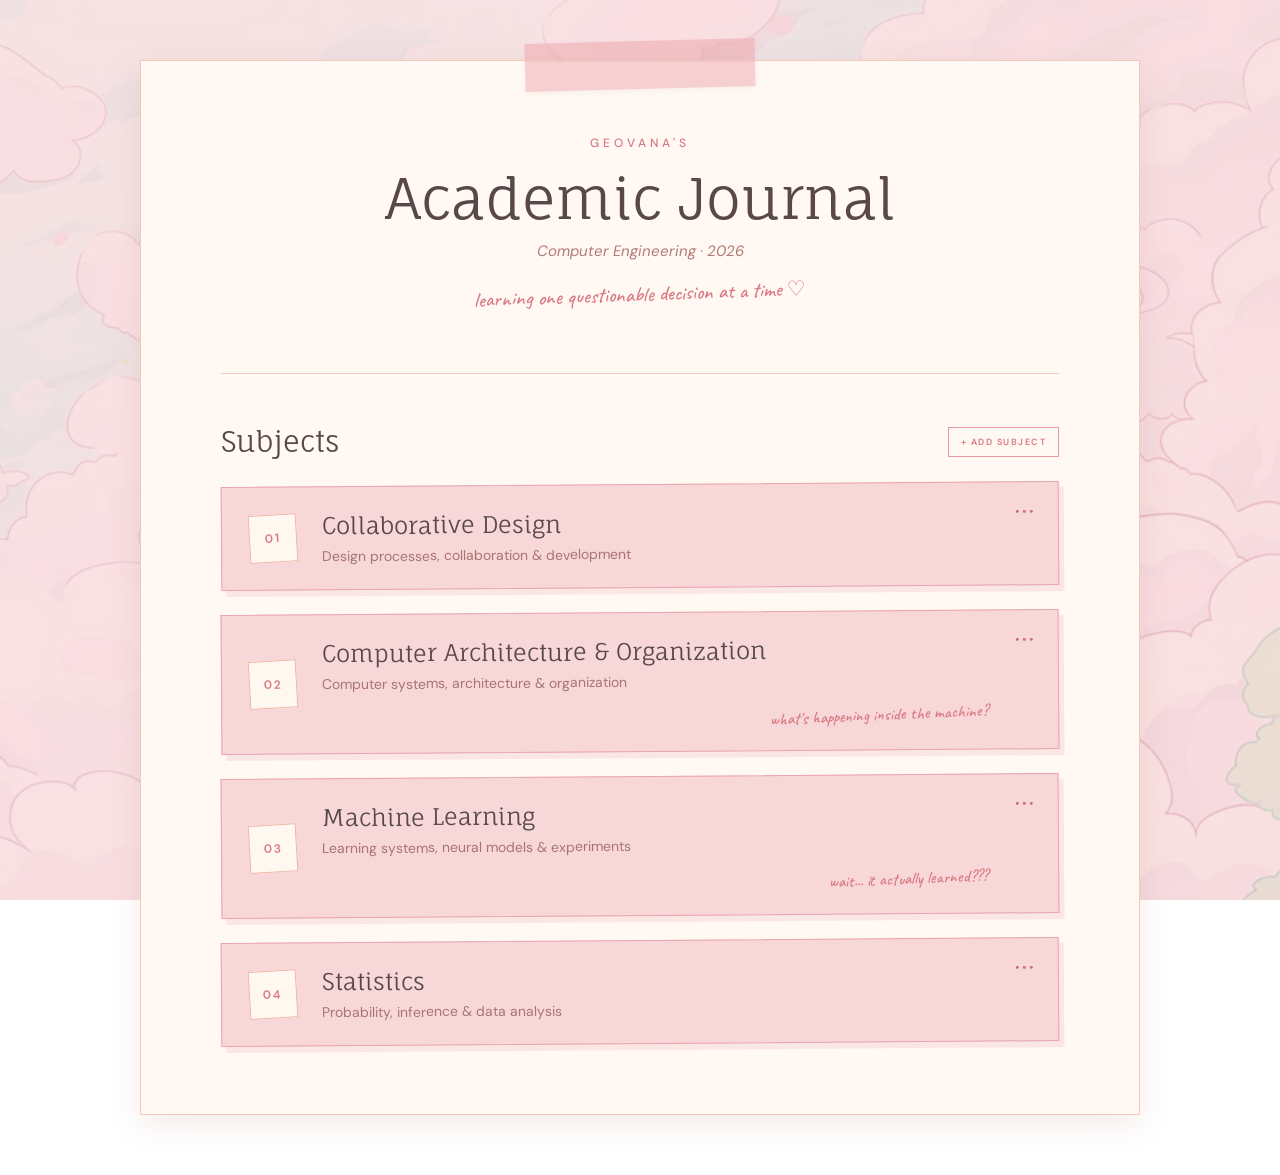
<file: index.html>
<!doctype html>
<html lang="en">

<head>
    <meta charset="UTF-8" />

    <meta
        name="viewport"
        content="width=device-width, initial-scale=1.0"
    />

    <link
        rel="preconnect"
        href="https://fonts.googleapis.com"
    />

    <link
        rel="preconnect"
        href="https://fonts.gstatic.com"
        crossorigin
    />

    <link
        href="https://fonts.googleapis.com/css2?family=Caveat:wght@400;500;600&family=DM+Sans:wght@400;500;600&family=Fauna+One&display=swap"
        rel="stylesheet"
    />

    <link
        rel="stylesheet"
        href="style.css"
    />

    <title>Academic Journal</title>
</head>


<body>

    <main class="journal">


        <!-- ========================================
             HEADER
        ========================================= -->

        <header class="journal-header">

            <span class="small-title">
                GEOVANA'S
            </span>

            <h1>
                Academic Journal
            </h1>

            <p class="subtitle">
                Computer Engineering · 2026
            </p>

            <p class="little-note">
                learning one questionable decision at a time ♡
            </p>

        </header>



        <!-- ========================================
             SUBJECTS
        ========================================= -->

        <section class="subjects">

            <div class="subjects-heading">

                <h2>
                    Subjects
                </h2>

                <button
                    class="add-subject-button"
                    id="add-subject"
                    type="button"
                >
                    + Add Subject
                </button>

            </div>


            <!--
                The subject cards are generated
                automatically by script.js
            -->

            <div id="subjects-list"></div>

        </section>


    </main>

    <!-- ========================================
     SUBJECT MODAL
========================================= -->

<div class="subject-modal" id="subject-modal">

    <div class="subject-modal-backdrop"></div>

    <div class="subject-modal-card">

        <button
            class="modal-close"
            id="modal-close"
            type="button"
            aria-label="Close"
        >
            ×
        </button>

        <span class="small-title">
            NEW SUBJECT
        </span>

        <h2>Add Subject</h2>

        <form id="subject-form">

            <div class="form-field">
                <label for="subject-name">
                    Subject name
                </label>

                <input
                    type="text"
                    id="subject-name"
                    required
                    autocomplete="off"
                    placeholder="Computer Graphics"
                />
            </div>


            <div class="form-field">
                <label for="subject-description">
                    Description
                </label>

                <input
                    type="text"
                    id="subject-description"
                    required
                    autocomplete="off"
                    placeholder="Graphics, rendering & geometry"
                />
            </div>


            <div class="form-field">
                <label for="subject-note">
                    Little note
                    <span>optional</span>
                </label>

                <input
                    type="text"
                    id="subject-note"
                    autocomplete="off"
                    placeholder="a tiny thought..."
                />
            </div>


            <div class="modal-actions">

                <button
                    type="button"
                    class="modal-cancel"
                    id="modal-cancel"
                >
                    Cancel
                </button>

                <button
                    type="submit"
                    class="modal-save"
                >
                    Add Subject
                </button>

            </div>

        </form>

    </div>

</div>

<!-- ========================================
     SUBJECT CONFIRMATION MODAL
========================================= -->

<div
    class="confirm-modal"
    id="subject-confirm-modal"
>

    <div class="subject-confirm-modal-backdrop"></div>

    <div class="confirm-modal-card">

        <span
            class="small-title"
            id="subject-confirm-label"
        >
            CONFIRM
        </span>

        <h2 id="subject-confirm-title">
            Are you sure?
        </h2>

        <p id="subject-confirm-message"></p>

        <p
            class="confirm-warning"
            id="subject-confirm-warning"
        ></p>

        <div class="modal-actions">

            <button
                type="button"
                class="modal-cancel"
                id="subject-confirm-cancel"
            >
                Cancel
            </button>

            <button
                type="button"
                class="modal-save"
                id="subject-confirm-action"
            >
                Confirm
            </button>

        </div>

    </div>

</div>

    <!-- ========================================
         JOURNAL DATA
    ========================================= -->

  <script src="data/journal.js"></script>
<script src="data/storage.js"></script>
<script src="script.js"></script>


</body>

</html>
</file>
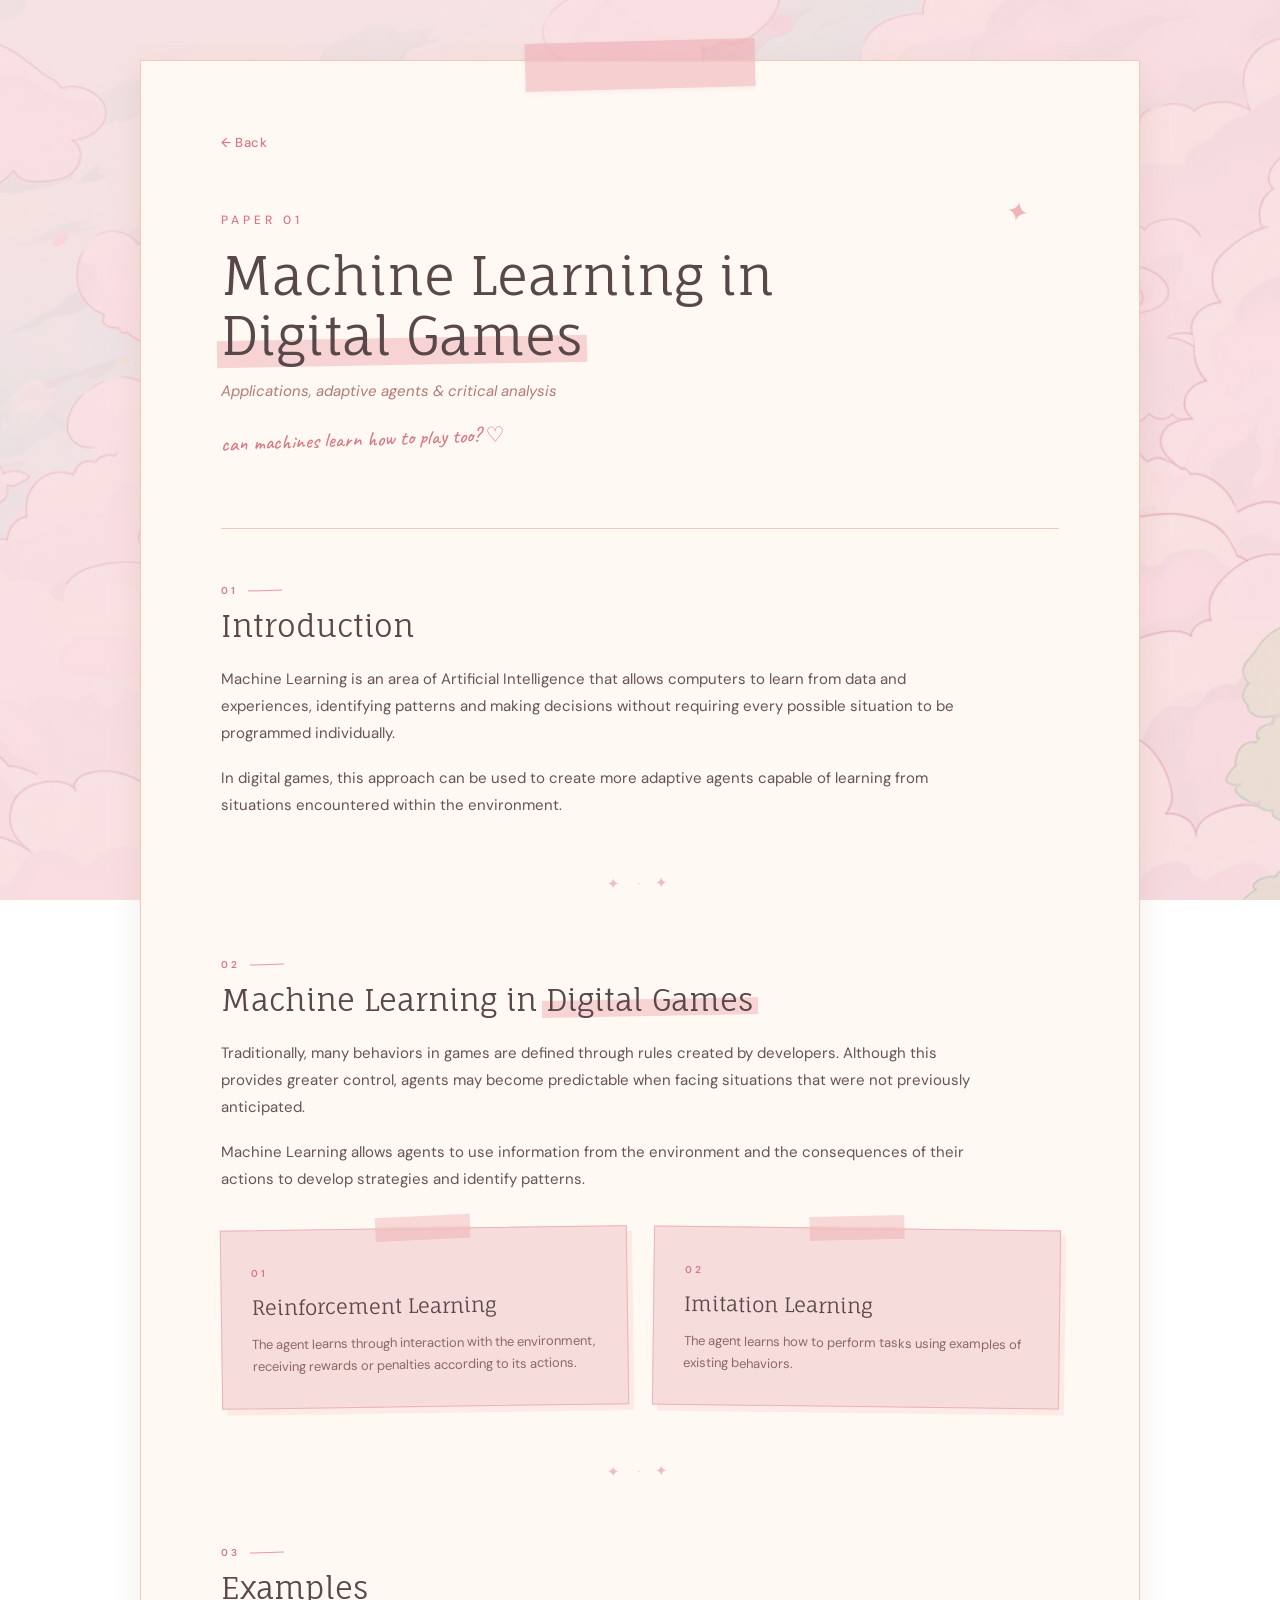
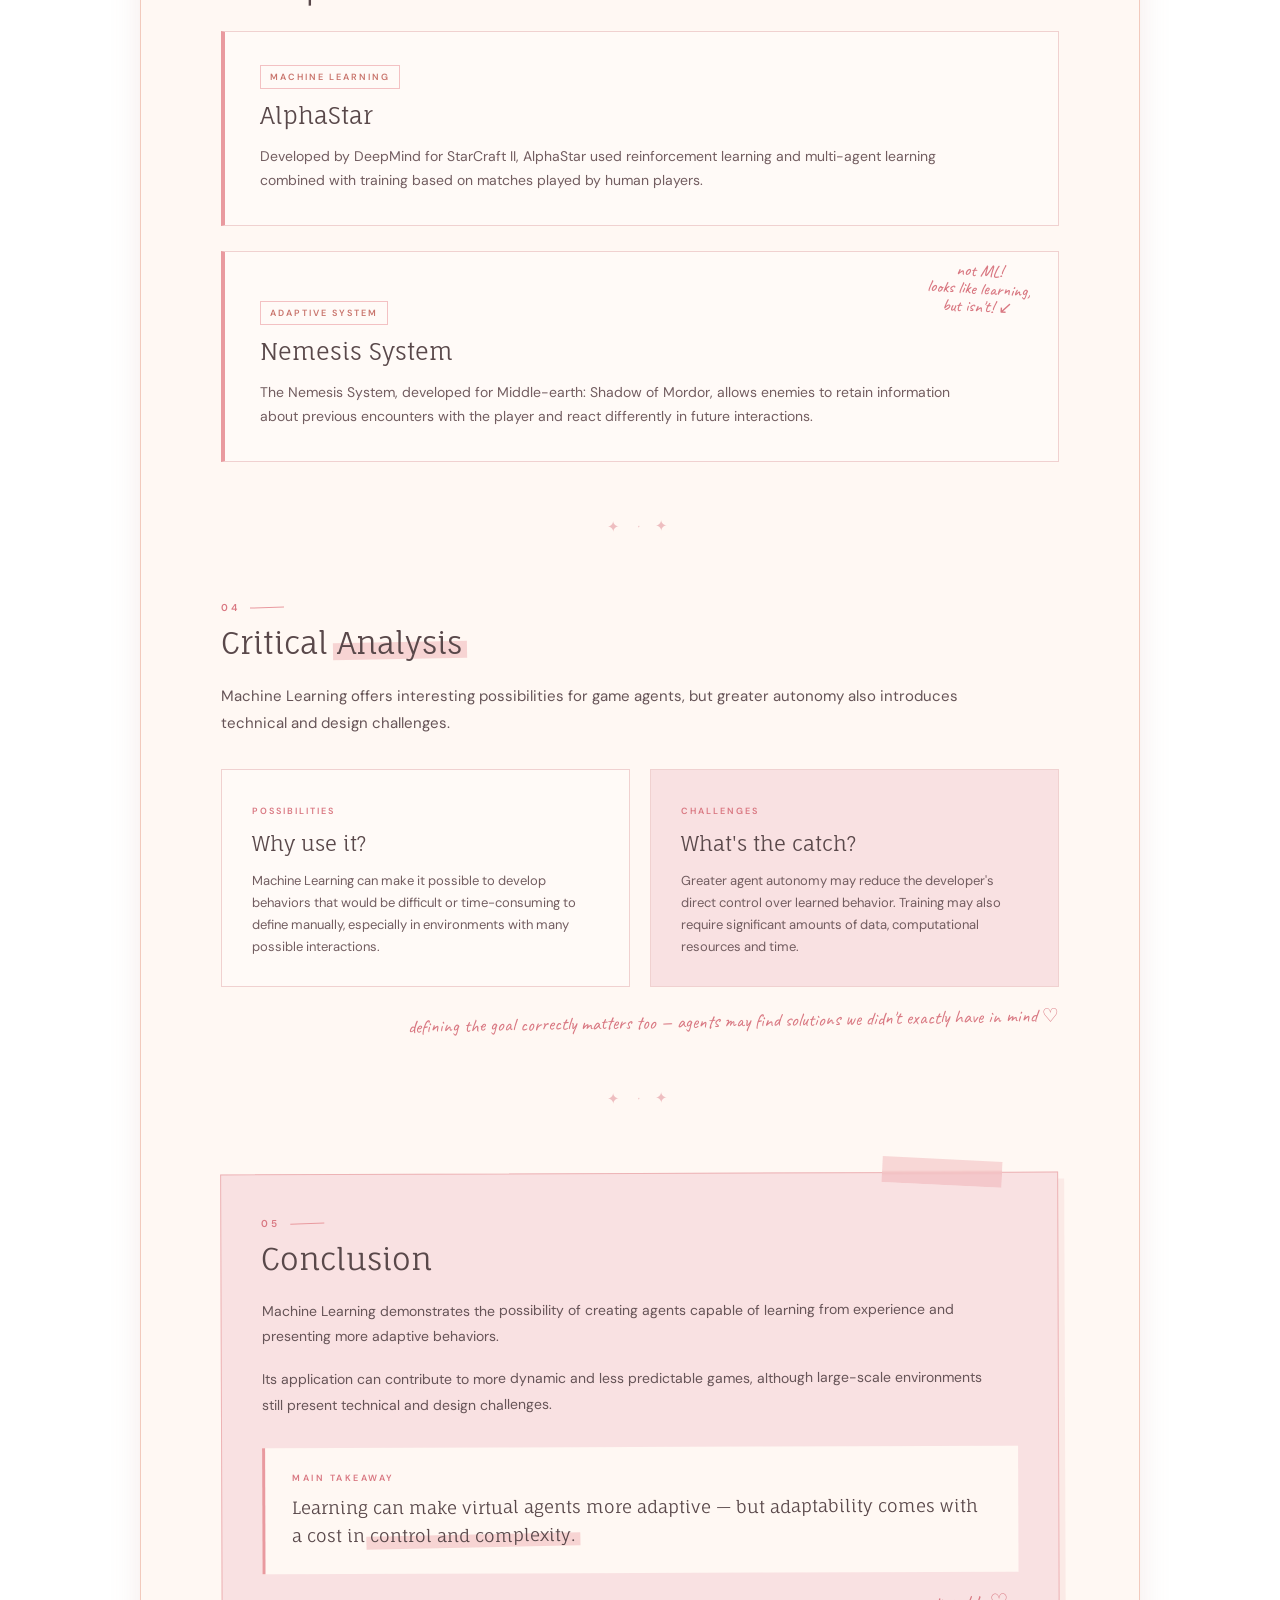
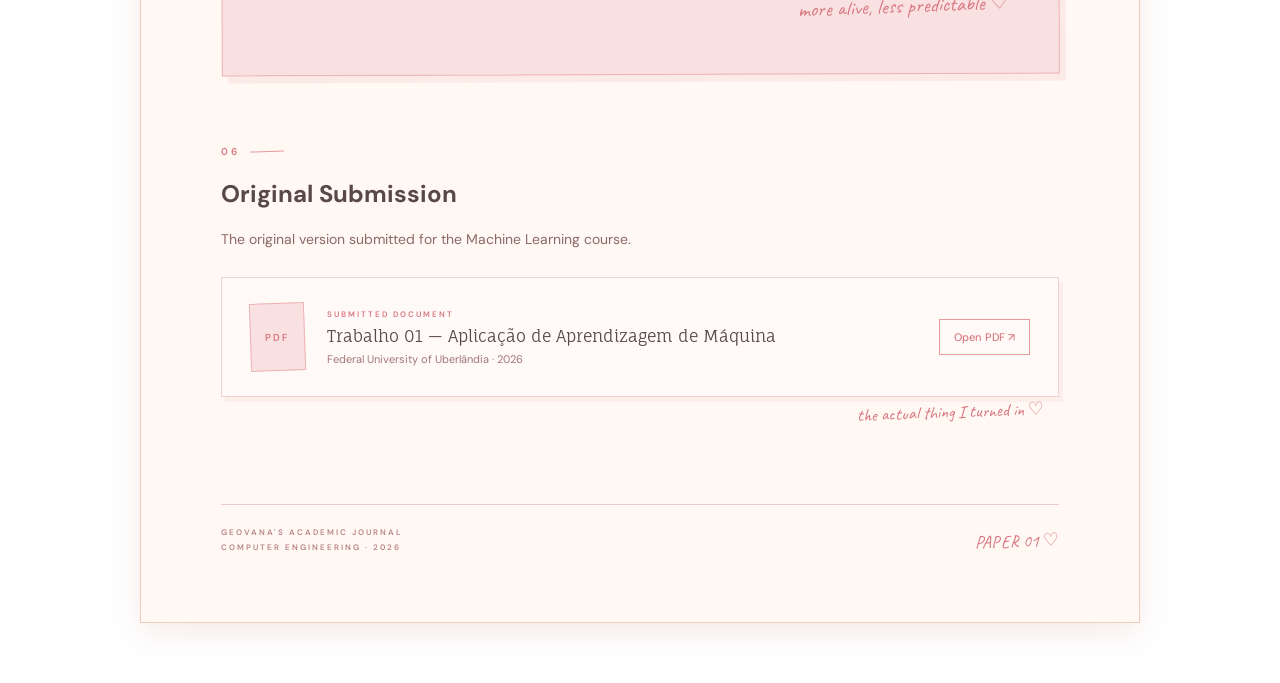
<file: Subjects/Machine Learning/paper_1/index.html>
<!doctype html>
<html lang="en">
  <head>
    <meta charset="UTF-8" />
    <meta name="viewport" content="width=device-width, initial-scale=1.0" />

    <!-- Google Fonts -->

    <link rel="preconnect" href="https://fonts.googleapis.com" />
    <link rel="preconnect" href="https://fonts.gstatic.com" crossorigin />

    <link
      href="https://fonts.googleapis.com/css2?family=Caveat:wght@400;500;600&family=DM+Sans:wght@400;500;600&family=Fauna+One&display=swap"
      rel="stylesheet"
    />

    <!-- Main Stylesheet -->

    <link rel="stylesheet" href="../../../style.css" />

    <title>Machine Learning in Digital Games | Academic Journal</title>
  </head>

  <body>
    <main class="journal">
      <!-- ========================================
             BACK TO SUBJECT
        ========================================= -->

      <a href="../../../subject.html?id=machine-learning" class="back-link">
        ← Back
      </a>

      <!-- ========================================
             PAPER HEADER
        ========================================= -->

      <header class="paper-header">
        <span class="small-title"> PAPER 01 </span>

        <span class="header-doodle" aria-hidden="true"> ✦ </span>

        <h1>
          Machine Learning in
          <span class="highlight"> Digital Games </span>
        </h1>

        <p class="subtitle">
          Applications, adaptive agents & critical analysis
        </p>

        <p class="little-note">can machines learn how to play too? ♡</p>
      </header>

      <!-- ========================================
             01 — INTRODUCTION
        ========================================= -->

      <section class="paper-section">
        <span class="section-number"> 01 </span>

        <h2>Introduction</h2>

        <p>
          Machine Learning is an area of Artificial Intelligence that allows
          computers to learn from data and experiences, identifying patterns and
          making decisions without requiring every possible situation to be
          programmed individually.
        </p>

        <p>
          In digital games, this approach can be used to create more adaptive
          agents capable of learning from situations encountered within the
          environment.
        </p>
      </section>

      <!-- ========================================
             02 — MACHINE LEARNING IN DIGITAL GAMES
        ========================================= -->

      <section class="paper-section">
        <span class="section-number"> 02 </span>

        <h2>
          Machine Learning in
          <span class="highlight"> Digital Games </span>
        </h2>

        <p>
          Traditionally, many behaviors in games are defined through rules
          created by developers. Although this provides greater control, agents
          may become predictable when facing situations that were not previously
          anticipated.
        </p>

        <p>
          Machine Learning allows agents to use information from the environment
          and the consequences of their actions to develop strategies and
          identify patterns.
        </p>

        <!-- Learning Concepts -->

        <div class="concept-grid">
          <!-- Reinforcement Learning -->

          <article class="concept-card">
            <div class="tape"></div>

            <span> 01 </span>

            <h3>Reinforcement Learning</h3>

            <p>
              The agent learns through interaction with the environment,
              receiving rewards or penalties according to its actions.
            </p>
          </article>

          <!-- Imitation Learning -->

          <article class="concept-card">
            <div class="tape"></div>

            <span> 02 </span>

            <h3>Imitation Learning</h3>

            <p>
              The agent learns how to perform tasks using examples of existing
              behaviors.
            </p>
          </article>
        </div>
      </section>

      <!-- ========================================
             03 — EXAMPLES
        ========================================= -->

      <section class="paper-section">
        <span class="section-number"> 03 </span>

        <h2>Examples</h2>

        <!-- AlphaStar -->

        <article class="example-card">
          <span class="example-label"> MACHINE LEARNING </span>

          <h3>AlphaStar</h3>

          <p>
            Developed by DeepMind for StarCraft II, AlphaStar used reinforcement
            learning and multi-agent learning combined with training based on
            matches played by human players.
          </p>
        </article>

        <!-- Nemesis System -->

        <article class="example-card nemesis-card">
          <span class="example-label"> ADAPTIVE SYSTEM </span>

          <span class="margin-note">
            not ML!<br />
            looks like learning,<br />
            but isn't! ↙
          </span>

          <h3>Nemesis System</h3>

          <p>
            The Nemesis System, developed for Middle-earth: Shadow of Mordor,
            allows enemies to retain information about previous encounters with
            the player and react differently in future interactions.
          </p>
        </article>
      </section>

      <!-- ========================================
     04 — CRITICAL ANALYSIS
========================================= -->

      <section class="paper-section">
        <span class="section-number"> 04 </span>

        <h2>
          Critical
          <span class="highlight"> Analysis </span>
        </h2>

        <p>
          Machine Learning offers interesting possibilities for game agents, but
          greater autonomy also introduces technical and design challenges.
        </p>

        <div class="analysis-grid">
          <!-- Advantages -->

          <article class="analysis-card">
            <span class="analysis-label"> POSSIBILITIES </span>

            <h3>Why use it?</h3>

            <p>
              Machine Learning can make it possible to develop behaviors that
              would be difficult or time-consuming to define manually,
              especially in environments with many possible interactions.
            </p>
          </article>

          <!-- Challenges -->

          <article class="analysis-card">
            <span class="analysis-label"> CHALLENGES </span>

            <h3>What's the catch?</h3>

            <p>
              Greater agent autonomy may reduce the developer's direct control
              over learned behavior. Training may also require significant
              amounts of data, computational resources and time.
            </p>
          </article>
        </div>

        <p class="analysis-note">
          defining the goal correctly matters too — agents may find solutions we
          didn't exactly have in mind ♡
        </p>
      </section>

      <!-- ========================================
     05 — CONCLUSION
========================================= -->

      <section class="paper-section conclusion">
        <div class="conclusion-tape"></div>

        <span class="section-number"> 05 </span>

        <h2>Conclusion</h2>

        <p>
          Machine Learning demonstrates the possibility of creating agents
          capable of learning from experience and presenting more adaptive
          behaviors.
        </p>

        <p>
          Its application can contribute to more dynamic and less predictable
          games, although large-scale environments still present technical and
          design challenges.
        </p>

        <div class="takeaway">
          <span class="takeaway-label"> MAIN TAKEAWAY </span>

          <p>
            Learning can make virtual agents more adaptive — but adaptability
            comes with a cost in
            <span class="highlight">control and complexity.</span>
          </p>
        </div>

        <p class="final-note">more alive, less predictable ♡</p>
      </section>

      <!-- ========================================
     ORIGINAL SUBMISSION
========================================= -->

      <section class="submission">
        <span class="section-number"> 06 </span>

        <h2>Original Submission</h2>

        <p class="submission-description">
          The original version submitted for the Machine Learning course.
        </p>

        <div class="submission-card">
          <div class="submission-icon">PDF</div>

          <div class="submission-info">
            <span class="submission-label"> SUBMITTED DOCUMENT </span>

            <h3>Trabalho 01 — Aplicação de Aprendizagem de Máquina</h3>

            <p>Federal University of Uberlândia · 2026</p>
          </div>

          <a
            href="../../../assets/papers/machine%20learning/trabalho-01.pdf"
            class="submission-button"
            target="_blank"
          >
            Open PDF ↗
          </a>
        </div>

        <p class="submission-note">the actual thing I turned in ♡</p>
      </section>

      <!-- ========================================
     PAPER FOOTER
========================================= -->

      <footer class="paper-footer">
        <div class="paper-footer-info">
          <span>GEOVANA'S ACADEMIC JOURNAL</span>
          <span>COMPUTER ENGINEERING · 2026</span>
        </div>

        <div class="paper-footer-mark">PAPER 01 ♡</div>
      </footer>
    </main>
  </body>
</html>
</file>
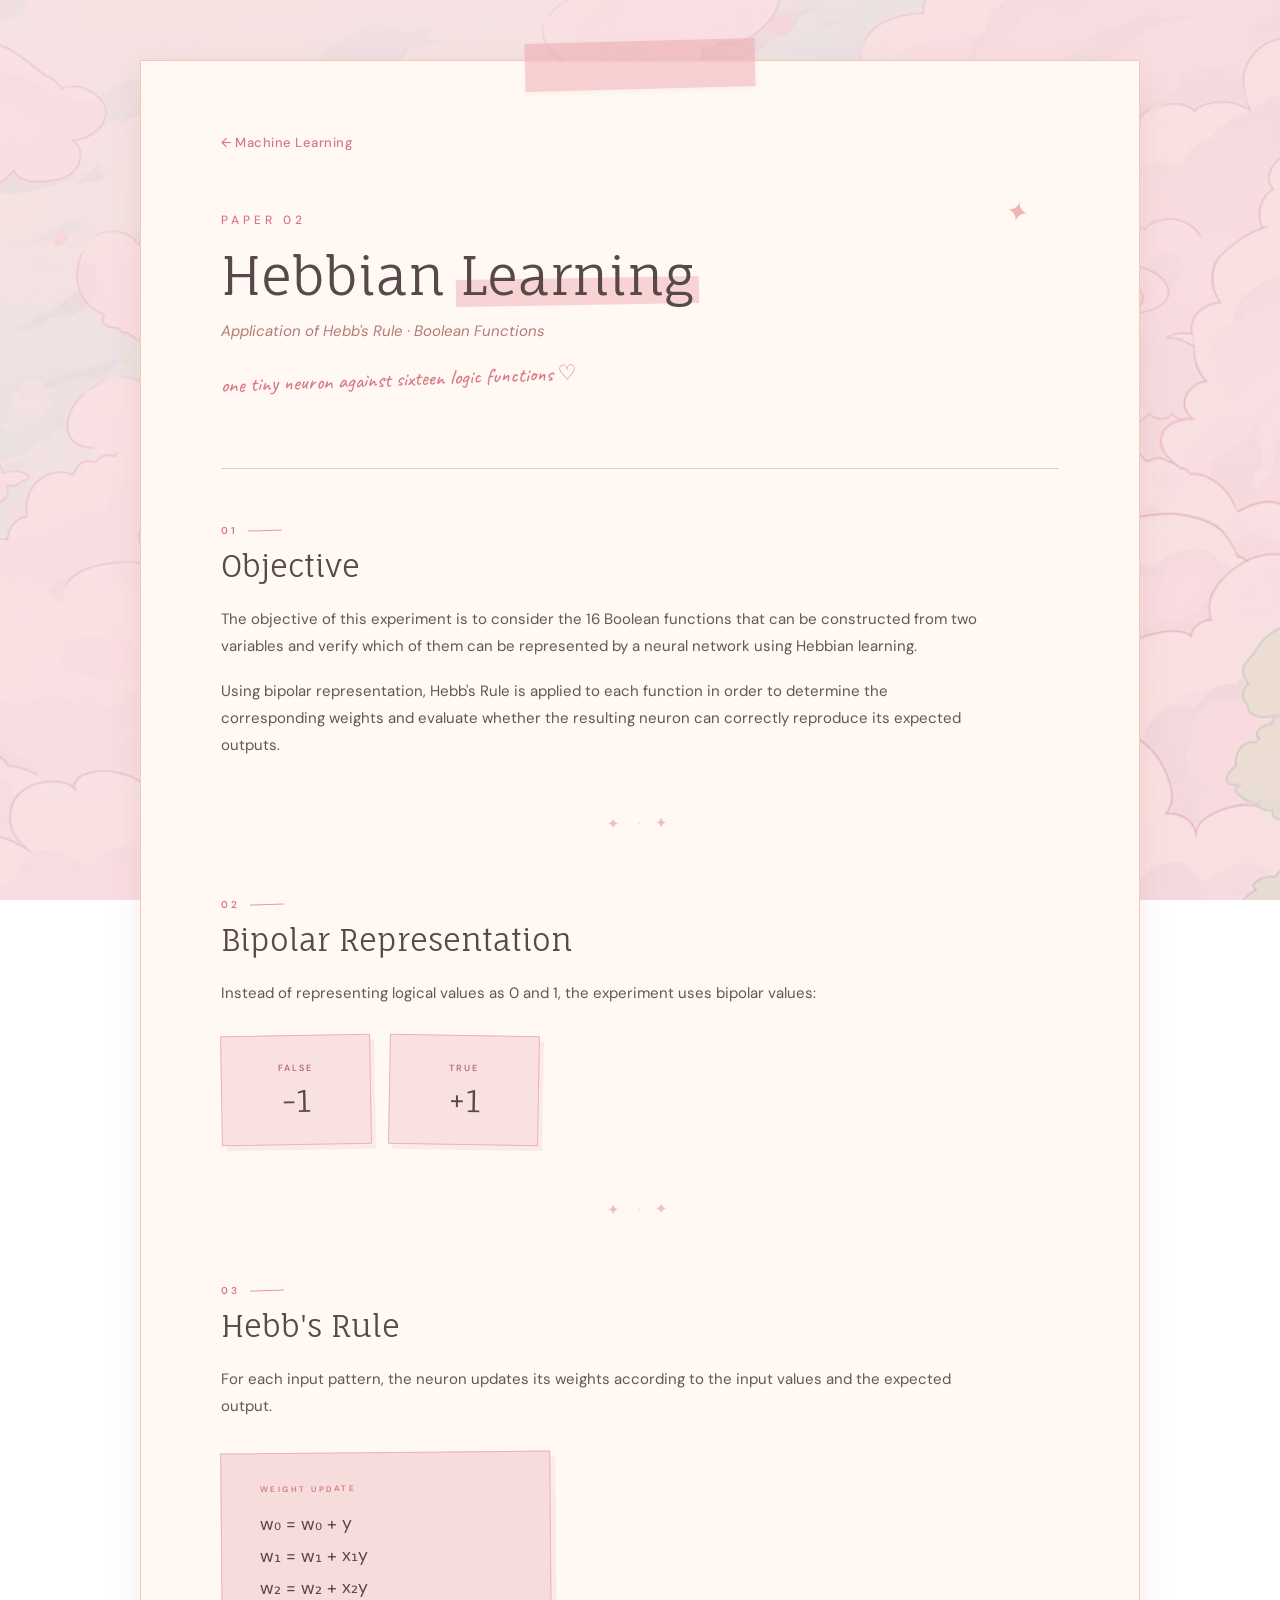
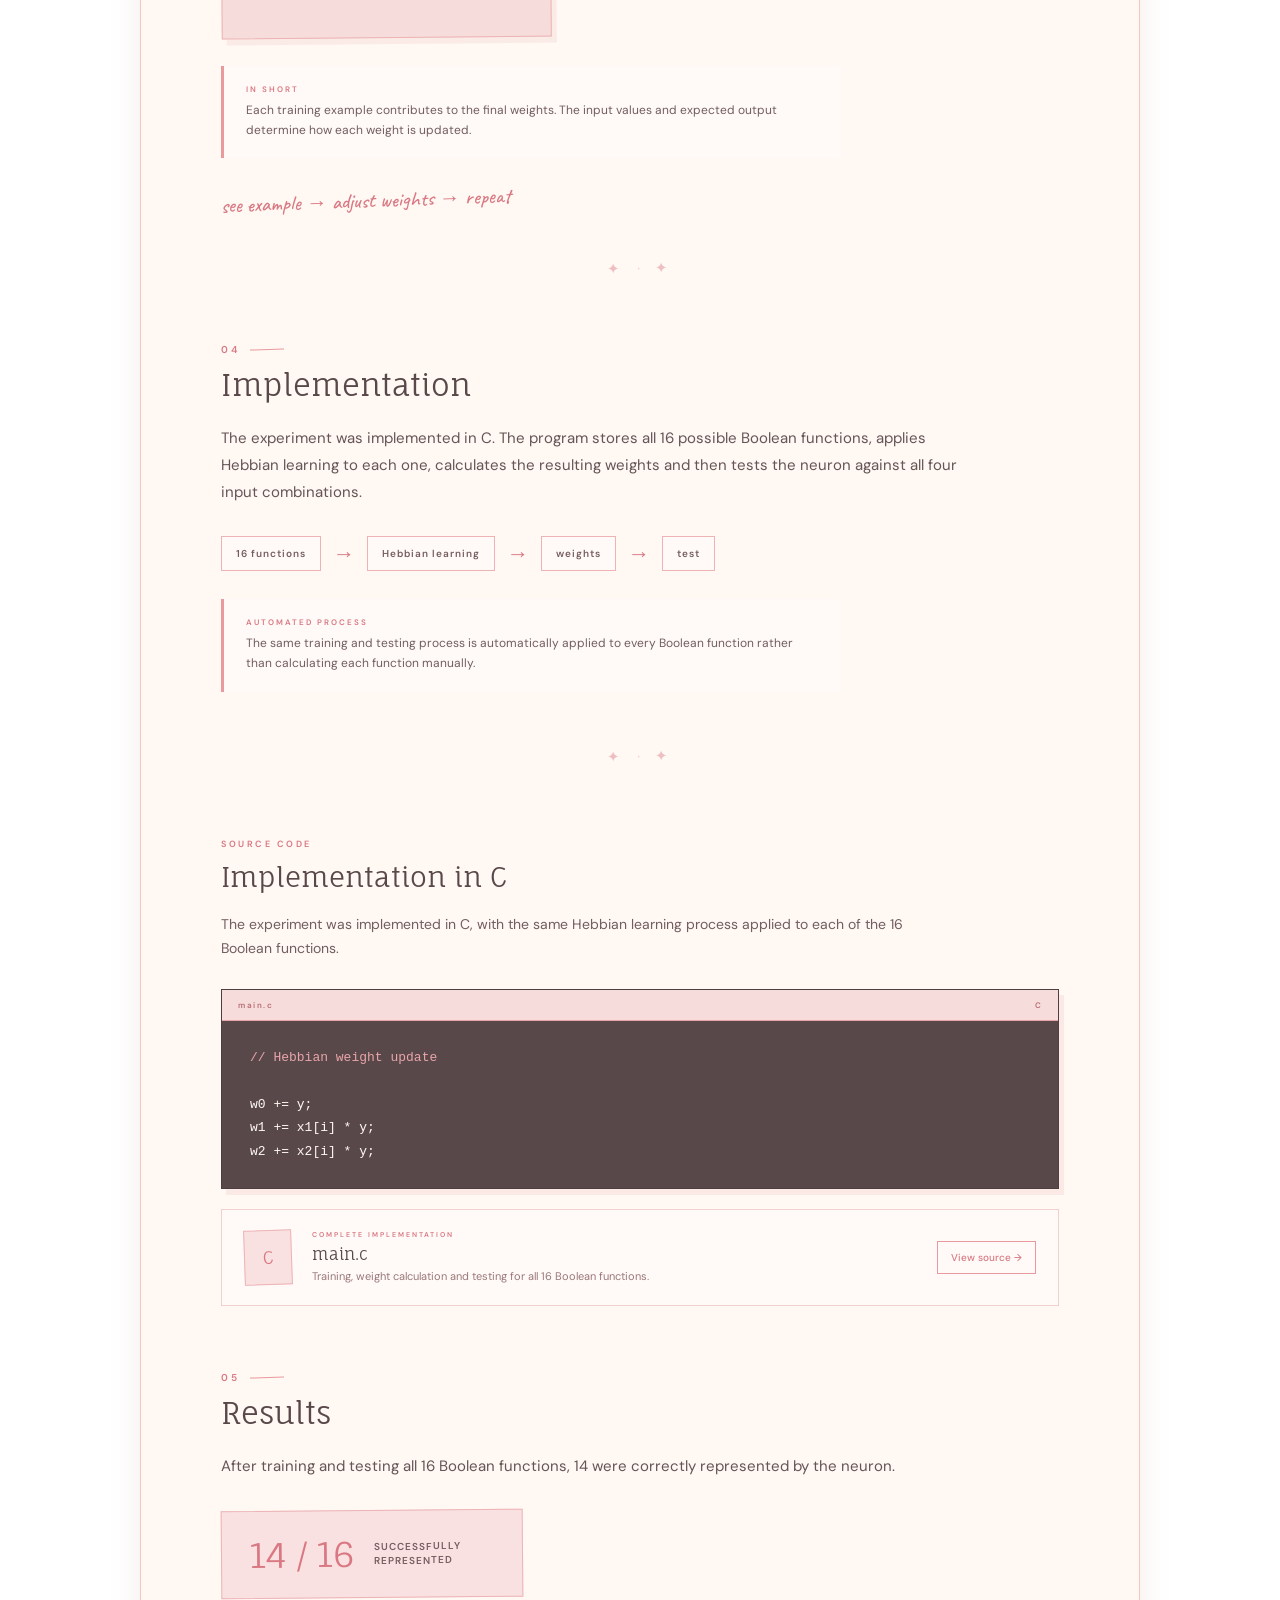
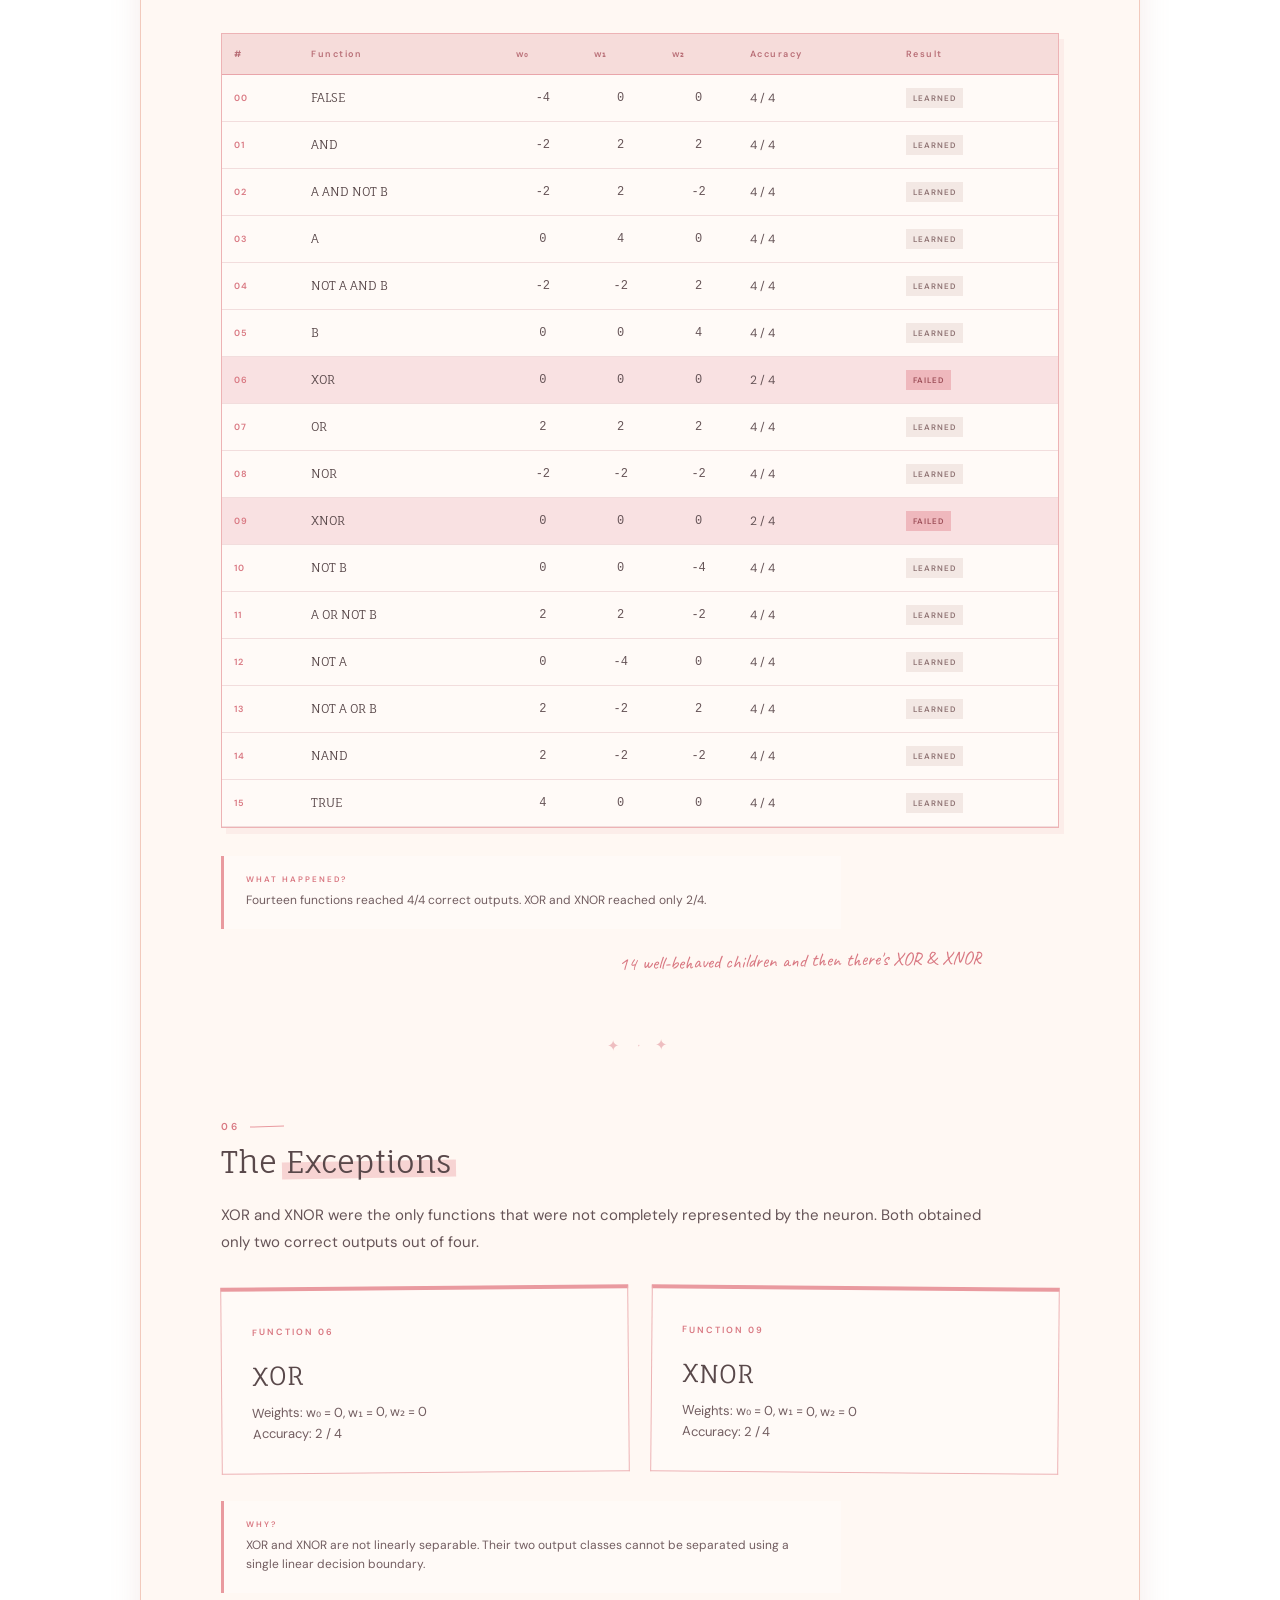
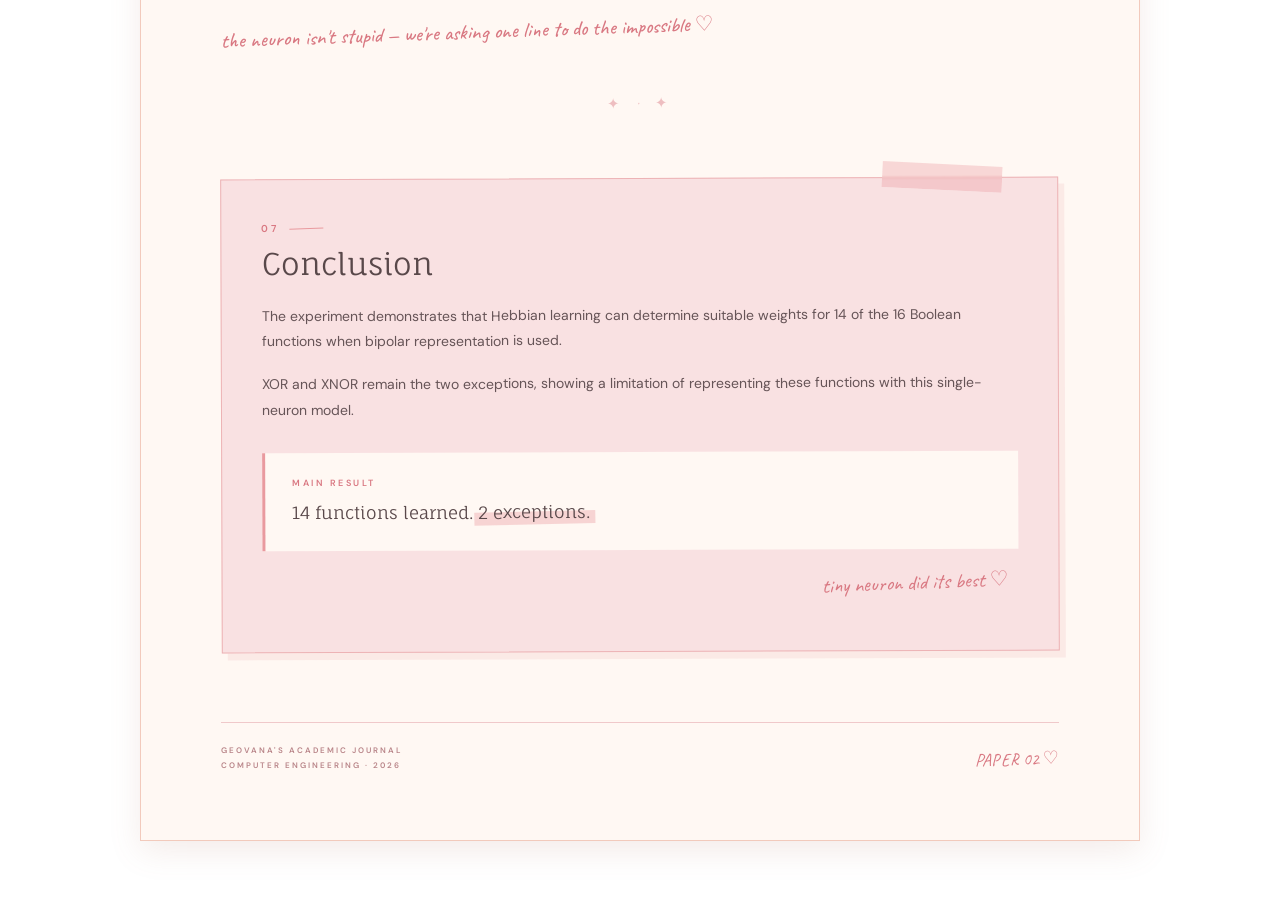
<file: Subjects/Machine Learning/paper_2/index.html>
<!doctype html>
<html lang="en">
  <head>
    <meta charset="UTF-8" />
    <meta name="viewport" content="width=device-width, initial-scale=1.0" />

    <!-- Google Fonts -->

    <link rel="preconnect" href="https://fonts.googleapis.com" />
    <link rel="preconnect" href="https://fonts.gstatic.com" crossorigin />

    <link
      href="https://fonts.googleapis.com/css2?family=Caveat:wght@400;500;600&family=DM+Sans:wght@400;500;600&family=Fauna+One&display=swap"
      rel="stylesheet"
    />

    <!-- Main Stylesheet -->

    <link rel="stylesheet" href="../../../style.css" />

    <title>Hebbian Learning | Academic Journal</title>
  </head>

  <body>
    <main class="journal">
      <!-- ========================================
             BACK TO SUBJECT
        ========================================= -->

      <a href="../../../subject.html?id=machine-learning" class="back-link">
        ← Machine Learning
      </a>

      <!-- ========================================
             PAPER HEADER
        ========================================= -->

      <header class="paper-header">
        <span class="small-title"> PAPER 02 </span>

        <span class="header-doodle" aria-hidden="true"> ✦ </span>

        <h1>
          Hebbian
          <span class="highlight"> Learning </span>
        </h1>

        <p class="subtitle">Application of Hebb's Rule · Boolean Functions</p>

        <p class="little-note">
          one tiny neuron against sixteen logic functions ♡
        </p>
      </header>

      <!-- ========================================
             01 — OBJECTIVE
        ========================================= -->

      <section class="paper-section">
        <span class="section-number"> 01 </span>

        <h2>Objective</h2>

        <p>
          The objective of this experiment is to consider the 16 Boolean
          functions that can be constructed from two variables and verify which
          of them can be represented by a neural network using Hebbian learning.
        </p>

        <p>
          Using bipolar representation, Hebb's Rule is applied to each function
          in order to determine the corresponding weights and evaluate whether
          the resulting neuron can correctly reproduce its expected outputs.
        </p>
      </section>

      <!-- ========================================
             02 — BIPOLAR REPRESENTATION
        ========================================= -->

      <section class="paper-section">
        <span class="section-number"> 02 </span>

        <h2>Bipolar Representation</h2>

        <p>
          Instead of representing logical values as 0 and 1, the experiment uses
          bipolar values:
        </p>

        <div class="bipolar-grid">
          <div class="bipolar-card">
            <span> FALSE </span>

            <strong> -1 </strong>
          </div>

          <div class="bipolar-card">
            <span> TRUE </span>

            <strong> +1 </strong>
          </div>
        </div>
      </section>

      <!-- ========================================
             03 — HEBB'S RULE
        ========================================= -->

      <section class="paper-section">
        <span class="section-number"> 03 </span>

        <h2>Hebb's Rule</h2>

        <p>
          For each input pattern, the neuron updates its weights according to
          the input values and the expected output.
        </p>

        <div class="formula-card">
          <span class="formula-label"> WEIGHT UPDATE </span>

          <p>w₀ = w₀ + y</p>

          <p>w₁ = w₁ + x₁y</p>

          <p>w₂ = w₂ + x₂y</p>
        </div>

        <div class="mini-summary">
          <span> IN SHORT </span>

          <p>
            Each training example contributes to the final weights. The input
            values and expected output determine how each weight is updated.
          </p>
        </div>

        <p class="little-note">see example → adjust weights → repeat</p>
      </section>

      <!-- ========================================
             04 — IMPLEMENTATION
        ========================================= -->

      <section class="paper-section">
        <span class="section-number"> 04 </span>

        <h2>Implementation</h2>

        <p>
          The experiment was implemented in C. The program stores all 16
          possible Boolean functions, applies Hebbian learning to each one,
          calculates the resulting weights and then tests the neuron against all
          four input combinations.
        </p>

        <div class="experiment-flow">
          <span> 16 functions </span>

          <span> → </span>

          <span> Hebbian learning </span>

          <span> → </span>

          <span> weights </span>

          <span> → </span>

          <span> test </span>
        </div>

        <div class="mini-summary">
          <span> AUTOMATED PROCESS </span>

          <p>
            The same training and testing process is automatically applied to
            every Boolean function rather than calculating each function
            manually.
          </p>
        </div>
      </section>

      <!-- ========================================
     SOURCE CODE
========================================= -->

      <section class="source-section">
        <span class="source-label"> SOURCE CODE </span>

        <h2>Implementation in C</h2>

        <p class="source-description">
          The experiment was implemented in C, with the same Hebbian learning
          process applied to each of the 16 Boolean functions.
        </p>

        <!-- Core Algorithm -->

        <div class="code-preview">
          <div class="code-header">
            <span> main.c </span>

            <span> C </span>
          </div>

          <pre><code><span class="code-comment">// Hebbian weight update</span>

w0 += y;
w1 += x1[i] * y;
w2 += x2[i] * y;</code></pre>
        </div>

        <!-- Full Source File -->

        <div class="source-file">
          <div class="source-file-icon">C</div>

          <div class="source-file-info">
            <span> COMPLETE IMPLEMENTATION </span>

            <h3>main.c</h3>

            <p>
              Training, weight calculation and testing for all 16 Boolean
              functions.
            </p>
          </div>

          <a href="source.html" class="source-button"> View source → </a>
        </div>
      </section>

      <!-- ========================================
             05 — RESULTS
        ========================================= -->

      <section class="paper-section">
        <span class="section-number"> 05 </span>

        <h2>Results</h2>

        <p>
          After training and testing all 16 Boolean functions, 14 were correctly
          represented by the neuron.
        </p>

        <!-- Main Result -->

        <div class="result-highlight">
          <span class="result-number"> 14 / 16 </span>

          <span class="result-text"> successfully represented </span>
        </div>

        <!-- Results Table -->

        <div class="results-table-wrapper">
          <table class="results-table">
            <thead>
              <tr>
                <th>#</th>
                <th>Function</th>
                <th>w₀</th>
                <th>w₁</th>
                <th>w₂</th>
                <th>Accuracy</th>
                <th>Result</th>
              </tr>
            </thead>

            <tbody>
              <tr>
                <td>00</td>
                <td>FALSE</td>
                <td>-4</td>
                <td>0</td>
                <td>0</td>
                <td>4 / 4</td>
                <td>
                  <span class="status success"> LEARNED </span>
                </td>
              </tr>

              <tr>
                <td>01</td>
                <td>AND</td>
                <td>-2</td>
                <td>2</td>
                <td>2</td>
                <td>4 / 4</td>
                <td>
                  <span class="status success"> LEARNED </span>
                </td>
              </tr>

              <tr>
                <td>02</td>
                <td>A AND NOT B</td>
                <td>-2</td>
                <td>2</td>
                <td>-2</td>
                <td>4 / 4</td>
                <td>
                  <span class="status success"> LEARNED </span>
                </td>
              </tr>

              <tr>
                <td>03</td>
                <td>A</td>
                <td>0</td>
                <td>4</td>
                <td>0</td>
                <td>4 / 4</td>
                <td>
                  <span class="status success"> LEARNED </span>
                </td>
              </tr>

              <tr>
                <td>04</td>
                <td>NOT A AND B</td>
                <td>-2</td>
                <td>-2</td>
                <td>2</td>
                <td>4 / 4</td>
                <td>
                  <span class="status success"> LEARNED </span>
                </td>
              </tr>

              <tr>
                <td>05</td>
                <td>B</td>
                <td>0</td>
                <td>0</td>
                <td>4</td>
                <td>4 / 4</td>
                <td>
                  <span class="status success"> LEARNED </span>
                </td>
              </tr>

              <tr class="failed-row">
                <td>06</td>
                <td>XOR</td>
                <td>0</td>
                <td>0</td>
                <td>0</td>
                <td>2 / 4</td>
                <td>
                  <span class="status failed"> FAILED </span>
                </td>
              </tr>

              <tr>
                <td>07</td>
                <td>OR</td>
                <td>2</td>
                <td>2</td>
                <td>2</td>
                <td>4 / 4</td>
                <td>
                  <span class="status success"> LEARNED </span>
                </td>
              </tr>

              <tr>
                <td>08</td>
                <td>NOR</td>
                <td>-2</td>
                <td>-2</td>
                <td>-2</td>
                <td>4 / 4</td>
                <td>
                  <span class="status success"> LEARNED </span>
                </td>
              </tr>

              <tr class="failed-row">
                <td>09</td>
                <td>XNOR</td>
                <td>0</td>
                <td>0</td>
                <td>0</td>
                <td>2 / 4</td>
                <td>
                  <span class="status failed"> FAILED </span>
                </td>
              </tr>

              <tr>
                <td>10</td>
                <td>NOT B</td>
                <td>0</td>
                <td>0</td>
                <td>-4</td>
                <td>4 / 4</td>
                <td>
                  <span class="status success"> LEARNED </span>
                </td>
              </tr>

              <tr>
                <td>11</td>
                <td>A OR NOT B</td>
                <td>2</td>
                <td>2</td>
                <td>-2</td>
                <td>4 / 4</td>
                <td>
                  <span class="status success"> LEARNED </span>
                </td>
              </tr>

              <tr>
                <td>12</td>
                <td>NOT A</td>
                <td>0</td>
                <td>-4</td>
                <td>0</td>
                <td>4 / 4</td>
                <td>
                  <span class="status success"> LEARNED </span>
                </td>
              </tr>

              <tr>
                <td>13</td>
                <td>NOT A OR B</td>
                <td>2</td>
                <td>-2</td>
                <td>2</td>
                <td>4 / 4</td>
                <td>
                  <span class="status success"> LEARNED </span>
                </td>
              </tr>

              <tr>
                <td>14</td>
                <td>NAND</td>
                <td>2</td>
                <td>-2</td>
                <td>-2</td>
                <td>4 / 4</td>
                <td>
                  <span class="status success"> LEARNED </span>
                </td>
              </tr>

              <tr>
                <td>15</td>
                <td>TRUE</td>
                <td>4</td>
                <td>0</td>
                <td>0</td>
                <td>4 / 4</td>
                <td>
                  <span class="status success"> LEARNED </span>
                </td>
              </tr>
            </tbody>
          </table>
        </div>

        <!-- Results Summary -->

        <div class="mini-summary">
          <span> WHAT HAPPENED? </span>

          <p>
            Fourteen functions reached 4/4 correct outputs. XOR and XNOR reached
            only 2/4.
          </p>
        </div>

        <p class="table-note">
          14 well-behaved children and then there's XOR & XNOR
        </p>
      </section>

      <!-- ========================================
             06 — THE EXCEPTIONS
        ========================================= -->

      <section class="paper-section">
        <span class="section-number"> 06 </span>

        <h2>
          The
          <span class="highlight"> Exceptions </span>
        </h2>

        <p>
          XOR and XNOR were the only functions that were not completely
          represented by the neuron. Both obtained only two correct outputs out
          of four.
        </p>

        <div class="exception-grid">
          <!-- XOR -->

          <article class="exception-card">
            <span class="analysis-label"> FUNCTION 06 </span>

            <h3>XOR</h3>

            <p>Weights: w₀ = 0, w₁ = 0, w₂ = 0</p>

            <p>Accuracy: 2 / 4</p>
          </article>

          <!-- XNOR -->

          <article class="exception-card">
            <span class="analysis-label"> FUNCTION 09 </span>

            <h3>XNOR</h3>

            <p>Weights: w₀ = 0, w₁ = 0, w₂ = 0</p>

            <p>Accuracy: 2 / 4</p>
          </article>
        </div>

        <div class="mini-summary">
          <span> WHY? </span>

          <p>
            XOR and XNOR are not linearly separable. Their two output classes
            cannot be separated using a single linear decision boundary.
          </p>
        </div>

        <p class="little-note">
          the neuron isn't stupid — we're asking one line to do the impossible ♡
        </p>
      </section>

      <!-- ========================================
             07 — CONCLUSION
        ========================================= -->

      <section class="paper-section conclusion">
        <div class="conclusion-tape"></div>

        <span class="section-number"> 07 </span>

        <h2>Conclusion</h2>

        <p>
          The experiment demonstrates that Hebbian learning can determine
          suitable weights for 14 of the 16 Boolean functions when bipolar
          representation is used.
        </p>

        <p>
          XOR and XNOR remain the two exceptions, showing a limitation of
          representing these functions with this single-neuron model.
        </p>

        <div class="takeaway">
          <span class="takeaway-label"> MAIN RESULT </span>

          <p>
            14 functions learned.
            <span class="highlight"> 2 exceptions. </span>
          </p>
        </div>

        <p class="final-note">tiny neuron did its best ♡</p>
      </section>

      <!-- ========================================
             PAPER FOOTER
        ========================================= -->

      <footer class="paper-footer">
        <div class="paper-footer-info">
          <span> GEOVANA'S ACADEMIC JOURNAL </span>

          <span> COMPUTER ENGINEERING · 2026 </span>
        </div>

        <div class="paper-footer-mark">PAPER 02 ♡</div>
      </footer>
    </main>
  </body>
</html>
</file>
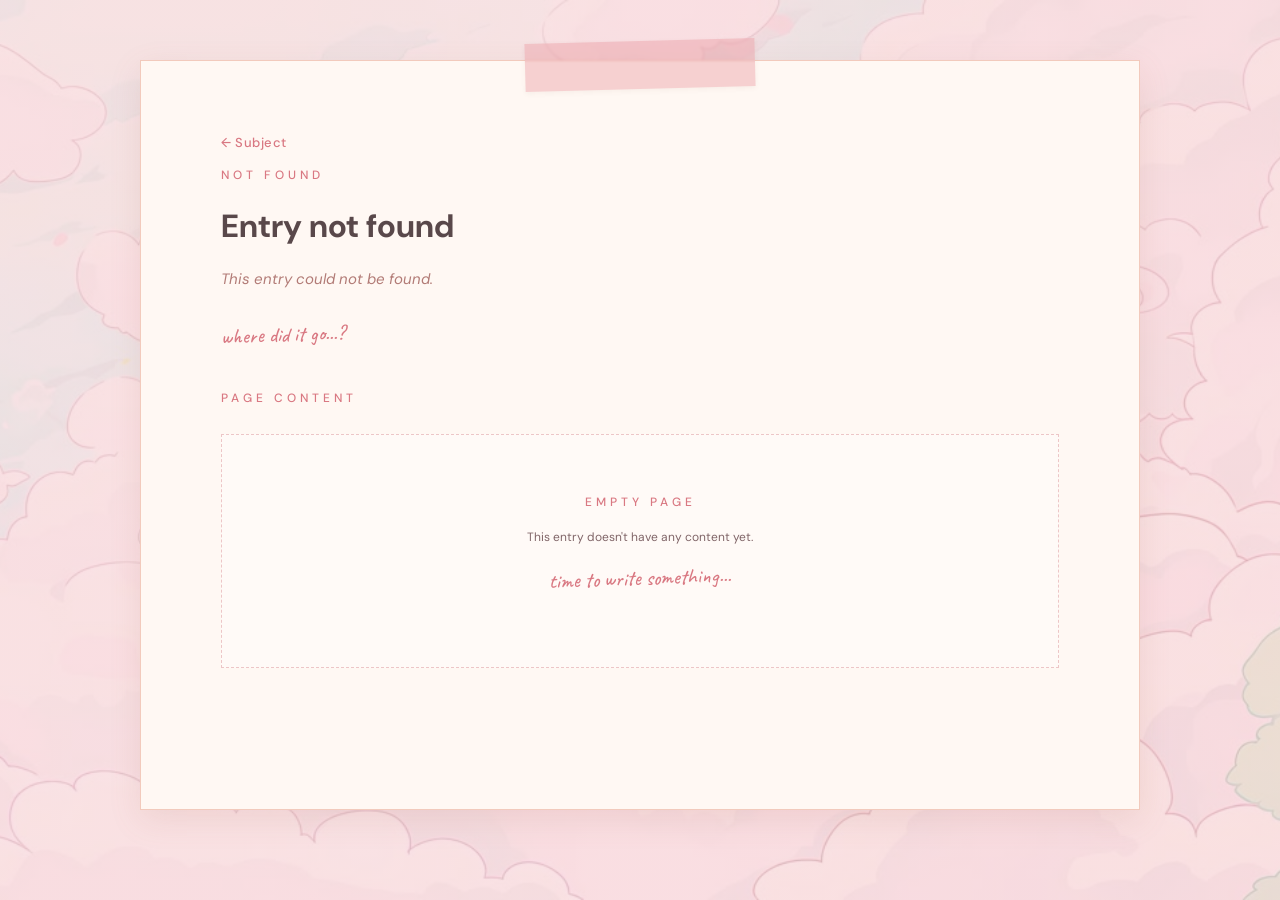
<file: entry.html>
<!doctype html>
<html lang="en">

<head>
    <meta charset="UTF-8" />

    <meta
        name="viewport"
        content="width=device-width, initial-scale=1.0"
    />

    <link
        rel="preconnect"
        href="https://fonts.googleapis.com"
    />

    <link
        rel="preconnect"
        href="https://fonts.gstatic.com"
        crossorigin
    />

    <link
        href="https://fonts.googleapis.com/css2?family=Caveat:wght@400;500;600&family=DM+Sans:wght@400;500;600&family=Fauna+One&display=swap"
        rel="stylesheet"
    />

    <link
        rel="stylesheet"
        href="style.css"
    />

    <title>Entry | Academic Journal</title>
</head>

<body>

    <main class="journal">

        <a
            href="#"
            class="back-link"
            id="entry-back-link"
        >
            ← Subject
        </a>


        <header class="entry-page-header">

            <span
                class="small-title"
                id="entry-page-type"
            >
                ENTRY
            </span>

            <h1 id="entry-page-title">
                Entry
            </h1>

            <p
                class="subtitle"
                id="entry-page-description"
            ></p>

            <p
                class="little-note"
                id="entry-page-note"
            ></p>

        </header>


        <section class="entry-page-content">

    <!-- ========================================
         PAGE TOOLBAR
    ========================================= -->

    <div class="entry-toolbar">

        <span class="small-title">
            PAGE CONTENT
        </span>

        <button
            type="button"
            class="add-block-button"
            id="add-block"
        >
            + Add Block
        </button>

    </div>


    <!-- ========================================
         BLOCKS
    ========================================= -->

    <div id="blocks-list"></div>


    <!-- ========================================
         EMPTY PAGE
    ========================================= -->

    <div
        class="entry-page-empty"
        id="entry-page-empty"
    >

        <span class="small-title">
            EMPTY PAGE
        </span>

        <p>
            This entry doesn't have any content yet.
        </p>

        <p class="little-note">
            time to write something...
        </p>

    </div>

</section>

    </main>

<!-- ========================================
     BLOCK MODAL
========================================= -->

<div
    class="block-modal"
    id="block-modal"
>

    <div class="block-modal-backdrop"></div>

    <div class="block-modal-card">

        <button
            type="button"
            class="modal-close"
            id="block-modal-close"
            aria-label="Close"
        >
            ×
        </button>

        <span
            class="small-title"
            id="block-modal-label"
        >
            NEW BLOCK
        </span>

        <h2 id="block-modal-title">
            Add Block
        </h2>


        <!-- BLOCK TYPE -->

        <div
            class="block-type-picker"
            id="block-type-picker"
        >

            <button
                type="button"
                class="block-type-option"
                data-block-type="heading"
            >
                <span class="block-type-icon">
                    H
                </span>

                <span>
                    Heading
                </span>
            </button>


            <button
                type="button"
                class="block-type-option"
                data-block-type="text"
            >
                <span class="block-type-icon">
                    ¶
                </span>

                <span>
                    Text
                </span>
            </button>

        </div>


        <!-- BLOCK FORM -->

        <form
            id="block-form"
            class="block-form"
        >

            <div class="form-field">

                <label for="block-content">
                    Content
                </label>

                <textarea
                    id="block-content"
                    rows="7"
                    placeholder="Write something..."
                    required
                ></textarea>

            </div>


            <div class="modal-actions">

                <button
                    type="button"
                    class="modal-cancel"
                    id="block-modal-cancel"
                >
                    Cancel
                </button>

                <button
                    type="submit"
                    class="modal-save"
                >
                    Add Block
                </button>

            </div>

        </form>

    </div>

</div>

<!-- ========================================
     BLOCK CONFIRMATION MODAL
========================================= -->

<div
    class="confirm-modal"
    id="block-confirm-modal"
>

    <div class="block-confirm-modal-backdrop"></div>

    <div class="confirm-modal-card">

        <span class="small-title">
            DELETE BLOCK
        </span>

        <h2>
            Are you sure?
        </h2>

        <p id="block-confirm-message">
            Are you sure you want to delete this block?
        </p>

        <p class="confirm-warning">
            This action cannot be undone.
        </p>

        <div class="modal-actions">

            <button
                type="button"
                class="modal-cancel"
                id="block-confirm-cancel"
            >
                Cancel
            </button>

            <button
                type="button"
                class="modal-save danger"
                id="block-confirm-delete"
            >
                Yes, delete
            </button>

        </div>

    </div>

</div>

    <script src="data/journal.js"></script>
    <script src="data/storage.js"></script>
    <script src="entry.js"></script>

</body>

</html>
</file>
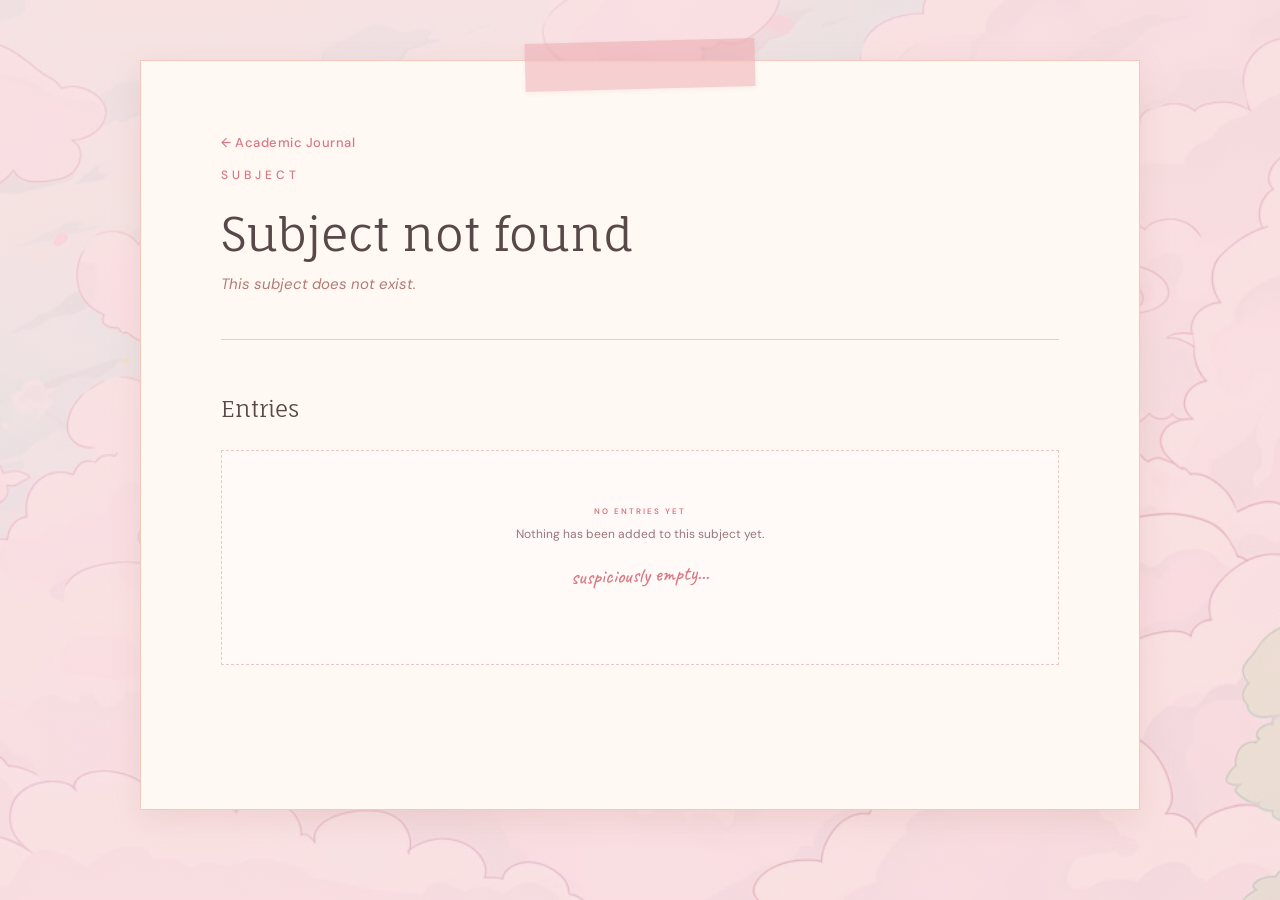
<file: subject.html>
<!doctype html>
<html lang="en">

<head>

    <meta charset="UTF-8" />

    <meta
        name="viewport"
        content="width=device-width, initial-scale=1.0"
    />

    <link
        rel="preconnect"
        href="https://fonts.googleapis.com"
    />

    <link
        rel="preconnect"
        href="https://fonts.gstatic.com"
        crossorigin
    />

    <link
        href="https://fonts.googleapis.com/css2?family=Caveat:wght@400;500;600&family=DM+Sans:wght@400;500;600&family=Fauna+One&display=swap"
        rel="stylesheet"
    />

    <link
        rel="stylesheet"
        href="style.css"
    />

    <title>
        Subject | Academic Journal
    </title>

</head>


<body>


    <!-- ========================================
         JOURNAL
    ========================================= -->

    <main class="journal">


        <!-- ========================================
             BACK
        ========================================= -->

        <a
            href="index.html"
            class="back-link"
        >
            ← Academic Journal
        </a>


        <!-- ========================================
             SUBJECT HEADER
        ========================================= -->

        <header class="subject-header">

            <span class="small-title">
                SUBJECT
            </span>

            <h1 id="subject-page-name">
                Subject
            </h1>

            <p
                class="subtitle"
                id="subject-page-description"
            ></p>

            <p
                class="little-note"
                id="subject-page-note"
            ></p>

        </header>


        <!-- ========================================
             ENTRIES
        ========================================= -->

        <section class="entries">

            <div class="entries-heading">

                <h2>
                    Entries
                </h2>

                <button
                    class="add-entry-button"
                    id="add-entry"
                    type="button"
                >
                    + Add Entry
                </button>

            </div>


            <!-- Entries generated by subject.js -->

            <div id="entries-list"></div>


            <!-- Empty subject -->

            <div
                class="entries-empty"
                id="entries-empty"
            >

                <span>
                    NO ENTRIES YET
                </span>

                <p>
                    Nothing has been added to this subject yet.
                </p>

                <p class="little-note">
                    suspiciously empty...
                </p>

            </div>

        </section>


    </main>



    <!-- ========================================
         ENTRY MODAL
    ========================================= -->

    <div
        class="entry-modal"
        id="entry-modal"
    >

        <div class="entry-modal-backdrop"></div>


        <div class="entry-modal-card">


            <!-- Close -->

            <button
                class="modal-close"
                id="entry-modal-close"
                type="button"
                aria-label="Close"
            >
                ×
            </button>


            <!-- Header -->

            <span class="small-title">
                NEW ENTRY
            </span>

            <h2>
                Add Entry
            </h2>


            <!-- Form -->

            <form id="entry-form">


                <!-- TITLE -->

                <div class="form-field">

                    <label for="entry-title">
                        Title
                    </label>

                    <input
                        type="text"
                        id="entry-title"
                        required
                        autocomplete="off"
                        placeholder="Perceptron"
                    />

                </div>


                <!-- TYPE -->

                <div class="form-field">

                    <label for="entry-type">
                        Type
                    </label>

                    <select
                        id="entry-type"
                        required
                    >

                        <option value="Paper">
                            Paper
                        </option>

                        <option
                            value="Project"
                            selected
                        >
                            Project
                        </option>

                        <option value="Assignment">
                            Assignment
                        </option>

                        <option value="Experiment">
                            Experiment
                        </option>

                        <option value="Report">
                            Report
                        </option>

                        <option value="Notes">
                            Notes
                        </option>

                        <option value="Other">
                            Other
                        </option>

                    </select>

                </div>


                <!-- DESCRIPTION -->

                <div class="form-field">

                    <label for="entry-description">
                        Description
                    </label>

                    <input
                        type="text"
                        id="entry-description"
                        autocomplete="off"
                        placeholder="Feature vectors & classification"
                    />

                </div>


                <!-- LITTLE NOTE -->

                <div class="form-field">

                    <label for="entry-note">

                        Little note

                        <span>
                            optional
                        </span>

                    </label>

                    <input
                        type="text"
                        id="entry-note"
                        autocomplete="off"
                        placeholder="a tiny thought..."
                    />

                </div>


                <!-- ACTIONS -->

                <div class="modal-actions">

                    <button
                        type="button"
                        class="modal-cancel"
                        id="entry-modal-cancel"
                    >
                        Cancel
                    </button>

                    <button
                        type="submit"
                        class="modal-save"
                    >
                        Add Entry
                    </button>

                </div>


            </form>


        </div>

    </div>



    <!-- ========================================
         CONFIRMATION MODAL
    ========================================= -->

    <div
        class="confirm-modal"
        id="confirm-modal"
    >

        <div class="confirm-modal-backdrop"></div>


        <div class="confirm-modal-card">

            <span
                class="small-title"
                id="confirm-label"
            >
                CONFIRM
            </span>


            <h2 id="confirm-title">
                Are you sure?
            </h2>


            <p id="confirm-message"></p>


            <p
                class="confirm-warning"
                id="confirm-warning"
            ></p>


            <div class="modal-actions">

                <button
                    type="button"
                    class="modal-cancel"
                    id="confirm-cancel"
                >
                    Cancel
                </button>

                <button
                    type="button"
                    class="modal-save"
                    id="confirm-action"
                >
                    Confirm
                </button>

            </div>

        </div>

    </div>



    <!-- ========================================
         SCRIPTS
    ========================================= -->

    <script src="data/journal.js"></script>

    <script src="data/storage.js"></script>

    <script src="subject.js"></script>


</body>

</html>
</file>
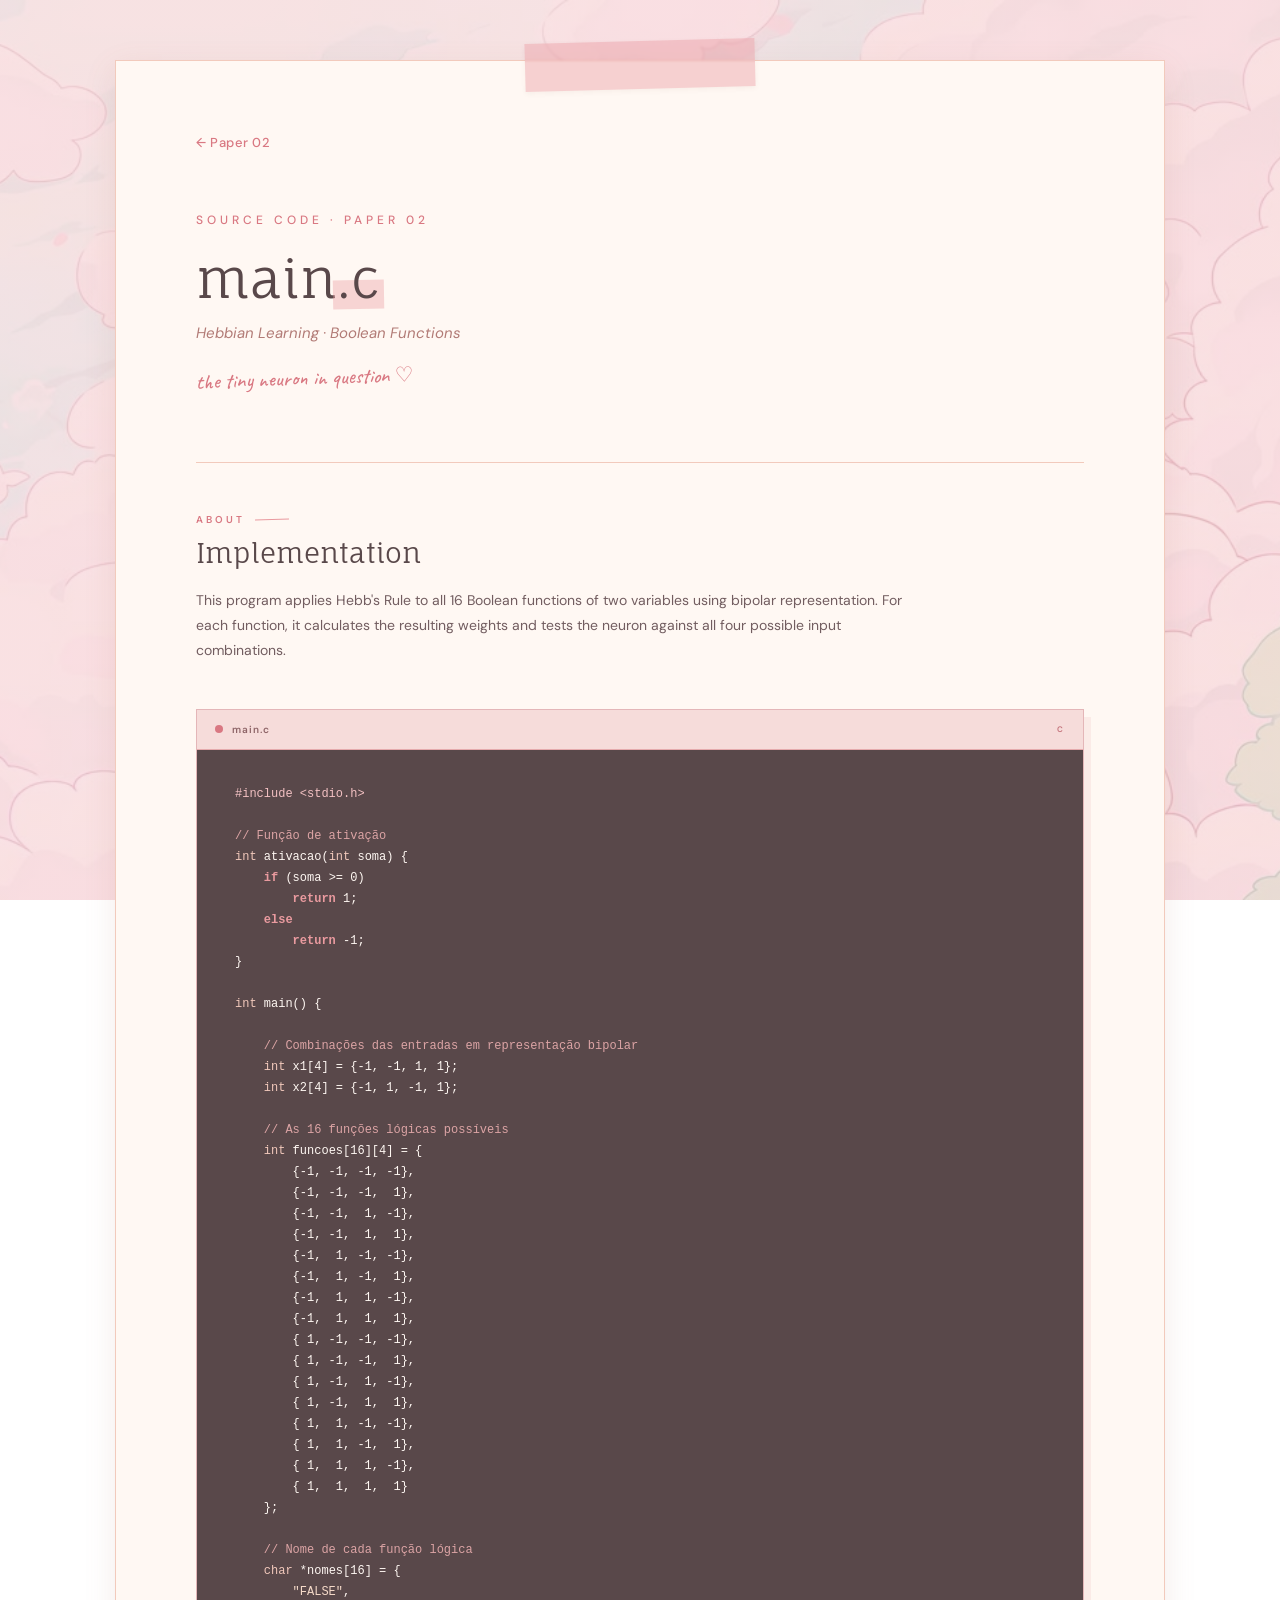
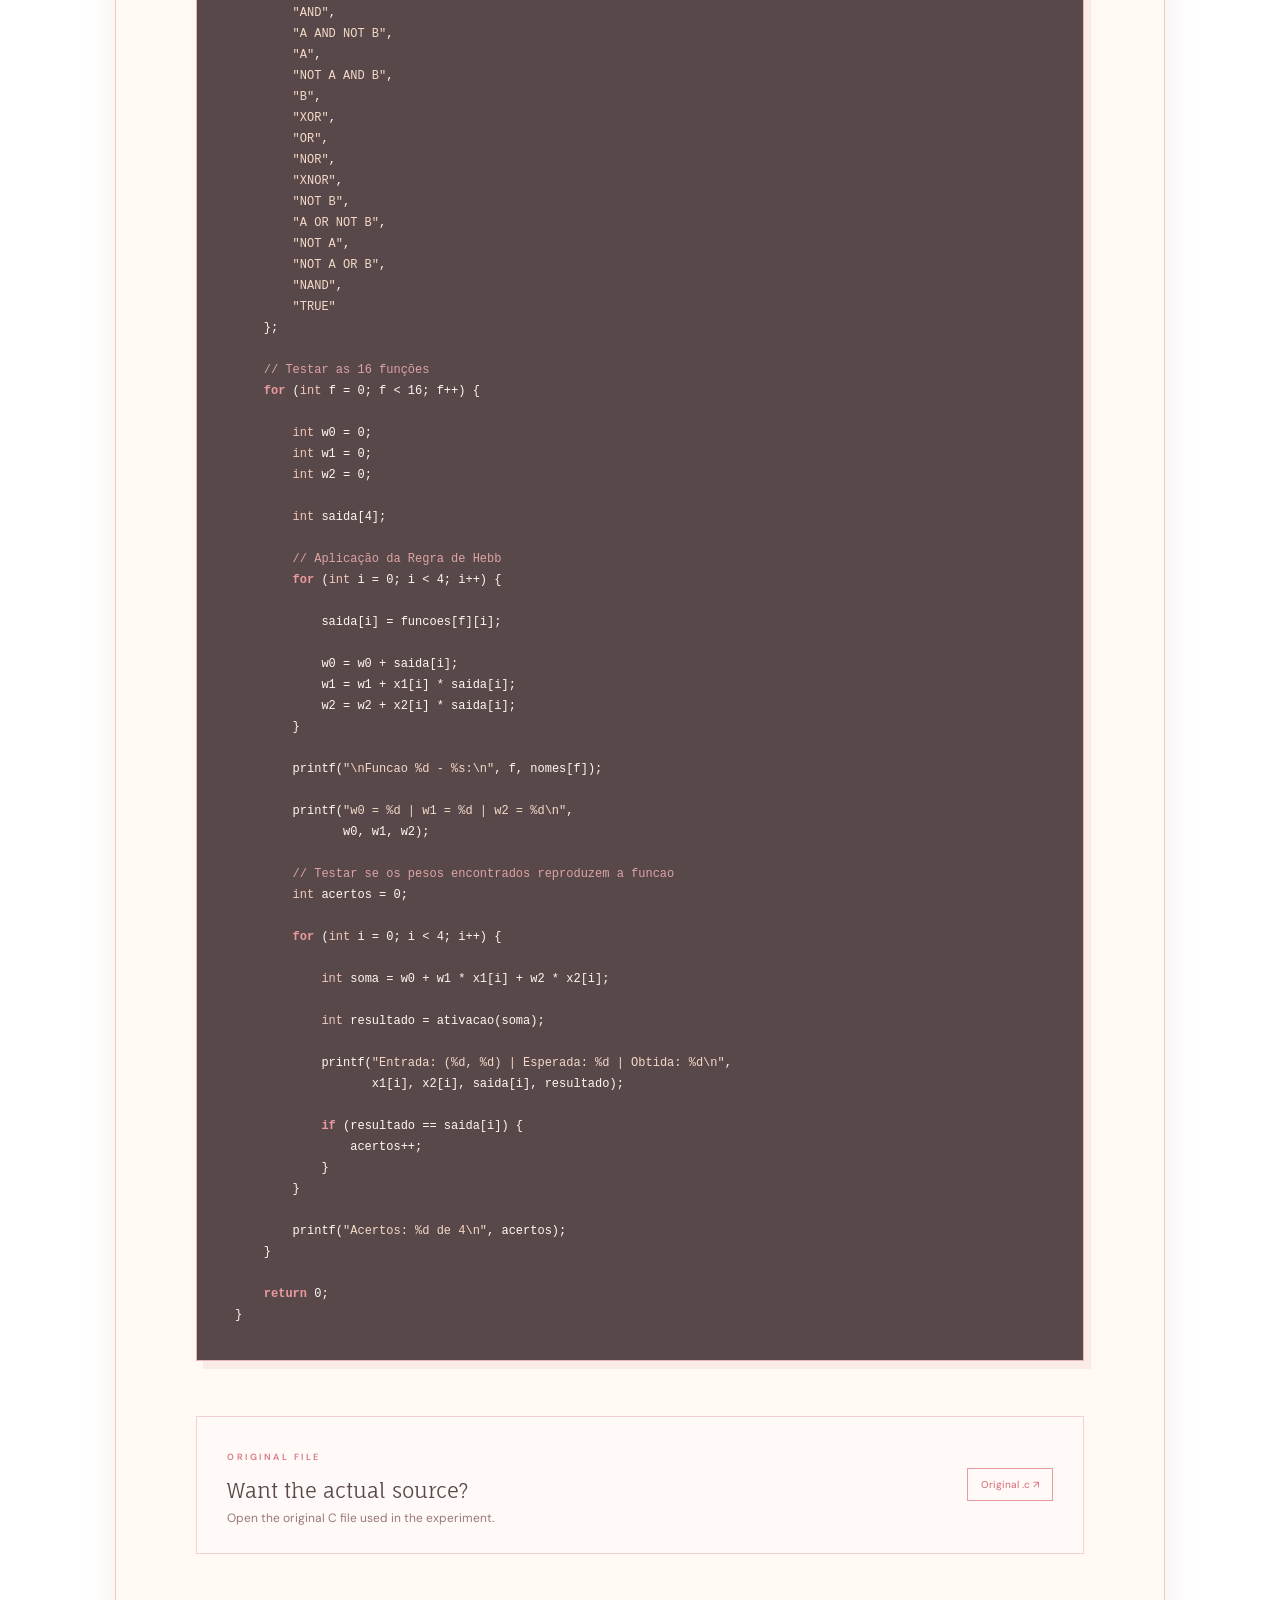
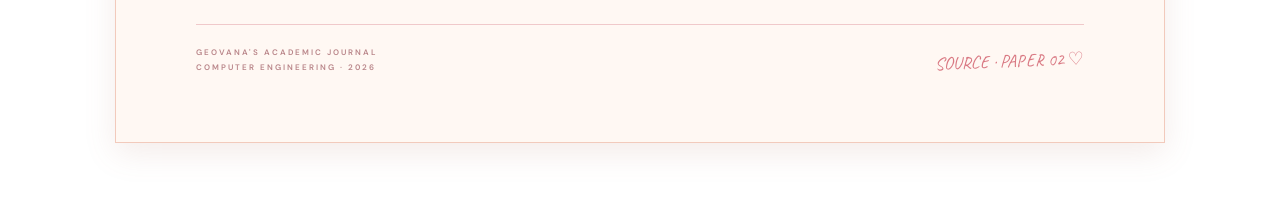
<file: Subjects/Machine Learning/paper_2/source.html>
<!doctype html>
<html lang="en">
  <head>
    <meta charset="UTF-8" />
    <meta name="viewport" content="width=device-width, initial-scale=1.0" />

    <link rel="preconnect" href="https://fonts.googleapis.com" />
    <link rel="preconnect" href="https://fonts.gstatic.com" crossorigin />

    <link
      href="https://fonts.googleapis.com/css2?family=Caveat:wght@400;500;600&family=DM+Sans:wght@400;500;600&family=Fauna+One&display=swap"
      rel="stylesheet"
    />

    <link rel="stylesheet" href="../../../style.css" />

    <title>main.c | Hebbian Learning</title>
  </head>

  <body>
    <main class="journal source-page">
      <!-- ========================================
             BACK
        ========================================= -->

      <a href="index.html" class="back-link"> ← Paper 02 </a>

      <!-- ========================================
             HEADER
        ========================================= -->

      <header class="source-page-header">
        <span class="small-title"> SOURCE CODE · PAPER 02 </span>

        <h1>main<span class="highlight">.c</span></h1>

        <p class="subtitle">Hebbian Learning · Boolean Functions</p>

        <p class="little-note">the tiny neuron in question ♡</p>
      </header>

      <!-- ========================================
             ABOUT
        ========================================= -->

      <section class="source-about">
        <span class="section-number"> ABOUT </span>

        <h2>Implementation</h2>

        <p>
          This program applies Hebb's Rule to all 16 Boolean functions of two
          variables using bipolar representation. For each function, it
          calculates the resulting weights and tests the neuron against all four
          possible input combinations.
        </p>
      </section>

      <!-- ========================================
             CODE
        ========================================= -->

      <section class="full-code-section">
        <div class="full-code-header">
          <div class="code-file-name">
            <span class="code-file-dot"></span>

            <span> main.c </span>
          </div>

          <span class="code-language"> C </span>
        </div>

        <div class="full-code">
          <pre><code><span class="c-preprocessor">#include &lt;stdio.h&gt;</span>

<span class="c-comment">// Função de ativação</span>
<span class="c-type">int</span> ativacao(<span class="c-type">int</span> soma) {
    <span class="c-keyword">if</span> (soma &gt;= 0)
        <span class="c-keyword">return</span> 1;
    <span class="c-keyword">else</span>
        <span class="c-keyword">return</span> -1;
}

<span class="c-type">int</span> main() {

    <span class="c-comment">// Combinações das entradas em representação bipolar</span>
    <span class="c-type">int</span> x1[4] = {-1, -1, 1, 1};
    <span class="c-type">int</span> x2[4] = {-1, 1, -1, 1};

    <span class="c-comment">// As 16 funções lógicas possíveis</span>
    <span class="c-type">int</span> funcoes[16][4] = {
        {-1, -1, -1, -1},
        {-1, -1, -1,  1},
        {-1, -1,  1, -1},
        {-1, -1,  1,  1},
        {-1,  1, -1, -1},
        {-1,  1, -1,  1},
        {-1,  1,  1, -1},
        {-1,  1,  1,  1},
        { 1, -1, -1, -1},
        { 1, -1, -1,  1},
        { 1, -1,  1, -1},
        { 1, -1,  1,  1},
        { 1,  1, -1, -1},
        { 1,  1, -1,  1},
        { 1,  1,  1, -1},
        { 1,  1,  1,  1}
    };

    <span class="c-comment">// Nome de cada função lógica</span>
    <span class="c-type">char</span> *nomes[16] = {
        <span class="c-string">"FALSE"</span>,
        <span class="c-string">"AND"</span>,
        <span class="c-string">"A AND NOT B"</span>,
        <span class="c-string">"A"</span>,
        <span class="c-string">"NOT A AND B"</span>,
        <span class="c-string">"B"</span>,
        <span class="c-string">"XOR"</span>,
        <span class="c-string">"OR"</span>,
        <span class="c-string">"NOR"</span>,
        <span class="c-string">"XNOR"</span>,
        <span class="c-string">"NOT B"</span>,
        <span class="c-string">"A OR NOT B"</span>,
        <span class="c-string">"NOT A"</span>,
        <span class="c-string">"NOT A OR B"</span>,
        <span class="c-string">"NAND"</span>,
        <span class="c-string">"TRUE"</span>
    };

    <span class="c-comment">// Testar as 16 funções</span>
    <span class="c-keyword">for</span> (<span class="c-type">int</span> f = 0; f &lt; 16; f++) {

        <span class="c-type">int</span> w0 = 0;
        <span class="c-type">int</span> w1 = 0;
        <span class="c-type">int</span> w2 = 0;

        <span class="c-type">int</span> saida[4];

        <span class="c-comment">// Aplicação da Regra de Hebb</span>
        <span class="c-keyword">for</span> (<span class="c-type">int</span> i = 0; i &lt; 4; i++) {

            saida[i] = funcoes[f][i];

            w0 = w0 + saida[i];
            w1 = w1 + x1[i] * saida[i];
            w2 = w2 + x2[i] * saida[i];
        }

        printf(<span class="c-string">"\nFuncao %d - %s:\n"</span>, f, nomes[f]);

        printf(<span class="c-string">"w0 = %d | w1 = %d | w2 = %d\n"</span>,
               w0, w1, w2);

        <span class="c-comment">// Testar se os pesos encontrados reproduzem a funcao</span>
        <span class="c-type">int</span> acertos = 0;

        <span class="c-keyword">for</span> (<span class="c-type">int</span> i = 0; i &lt; 4; i++) {

            <span class="c-type">int</span> soma = w0 + w1 * x1[i] + w2 * x2[i];

            <span class="c-type">int</span> resultado = ativacao(soma);

            printf(<span class="c-string">"Entrada: (%d, %d) | Esperada: %d | Obtida: %d\n"</span>,
                   x1[i], x2[i], saida[i], resultado);

            <span class="c-keyword">if</span> (resultado == saida[i]) {
                acertos++;
            }
        }

        printf(<span class="c-string">"Acertos: %d de 4\n"</span>, acertos);
    }

    <span class="c-keyword">return</span> 0;
}</code></pre>
        </div>
      </section>

      <!-- ========================================
             ORIGINAL FILE
        ========================================= -->

      <section class="original-code-file">
        <div>
          <span class="source-label"> ORIGINAL FILE </span>

          <h2>Want the actual source?</h2>

          <p>Open the original C file used in the experiment.</p>
        </div>

        <a
          href="../../../assets/code/machine%20learning/hebbian%20learning/main.c"
          class="source-button"
          target="_blank"
        >
          Original .c ↗
        </a>
      </section>

      <!-- ========================================
             FOOTER
        ========================================= -->

      <footer class="paper-footer">
        <div class="paper-footer-info">
          <span> GEOVANA'S ACADEMIC JOURNAL </span>

          <span> COMPUTER ENGINEERING · 2026 </span>
        </div>

        <div class="paper-footer-mark">SOURCE · PAPER 02 ♡</div>
      </footer>
    </main>
  </body>
</html>
</file>
<file: style.css>
/* ========================================
   ACADEMIC JOURNAL
   Main Stylesheet
======================================== */

/* ========================================
   PALETA — SALMÃO ROSADO
======================================== */

/*
    Fundo:          #f8dadd
    Papel:          #fff8f3
    Blush claro:    #f9dfe0
    Salmão claro:   #f3c1c3
    Salmão:         #e99a9f
    Salmão escuro:  #d97882
    Texto:          #59484a
*/

/* ---------- Configurações gerais ---------- */

* {
  box-sizing: border-box;
}

body {
  position: relative;

  margin: 0;
  min-height: 100vh;

  background-image:
    linear-gradient(rgba(248, 218, 221, 0.78), rgba(248, 218, 221, 0.78)),
    url("assets/backgrounds/journal-bg.jpg");

  background-size: cover;
  background-position: center;
  background-repeat: no-repeat;
  background-attachment: fixed;

  color: #59484a;

  font-family: "DM Sans", sans-serif;

  padding: 60px 20px;

  cursor: url("assets/cursor.png"), auto;
}

/* ---------- Folha principal ---------- */

.journal {
  position: relative;

  width: 100%;
  max-width: 1000px;
  min-height: 750px;

  margin: 0 auto;
  padding: 70px 80px;

  background-color: #fff8f3;

  border: 1px solid #f2cabc;

  box-shadow: 0 10px 30px rgba(170, 105, 90, 0.13);
}

/* ---------- Cabeçalho ---------- */

.journal-header {
  text-align: center;

  padding-bottom: 45px;
  margin-bottom: 50px;

  border-bottom: 1px solid #f2cabc;
}

/* GEOVANA'S */

.small-title {
  font-size: 12px;
  font-weight: 500;

  letter-spacing: 4px;

  color: #d97882;
}

/* Academic Journal */

.journal-header h1 {
  margin: 12px 0 8px;

  font-family: "Fauna One", serif;
  font-size: 56px;
  font-weight: 400;

  color: #59484a;
}

/* Computer Engineering · 2026 */

.subtitle {
  margin: 0;

  font-size: 15px;
  font-style: italic;

  color: #b27b76;
}

/* ---------- Pequena anotação manuscrita ---------- */

.little-note {
  margin-top: 20px;

  font-family: "Caveat", cursive;
  font-size: 21px;
  font-weight: 500;

  color: #d97882;

  transform: rotate(-2deg);
}

/* ---------- Área das matérias ---------- */

.subjects h2 {
  margin-bottom: 25px;

  font-family: "Fauna One", serif;
  font-size: 28px;
  font-weight: 400;

  color: #59484a;
}

/* ---------- Card da matéria ---------- */

.subject-card {
  position: relative;

  display: flex;
  align-items: center;

  gap: 25px;

  padding: 28px 32px;

  background-color: #f7d7d8;

  border: 1px solid #e9a5aa;

  box-shadow: 5px 6px 0 rgba(217, 120, 130, 0.13);

  transform: rotate(-0.4deg);

  transition:
    transform 0.2s ease,
    box-shadow 0.2s ease;
}

/* Efeito ao passar o mouse */

.subject-card:hover {
  background-color: #f4cccf;

  transform: rotate(0deg) translateY(-3px);

  box-shadow: 6px 8px 0 rgba(217, 120, 130, 0.18);
}

/* ---------- Número da matéria ---------- */

.subject-number {
  display: flex;
  align-items: center;
  justify-content: center;

  min-width: 48px;
  height: 48px;

  background-color: #fff8f1;

  border: 1px solid #efb5a5;

  font-family: "DM Sans", sans-serif;
  font-size: 12px;
  font-weight: 600;

  letter-spacing: 2px;

  color: #d97882;

  transform: rotate(-3deg);
}

/* ---------- Nome da matéria ---------- */

.subject-card h3 {
  margin: 0 0 6px;

  font-family: "Fauna One", serif;
  font-size: 23px;
  font-weight: 400;

  color: #59484a;
}

/* ---------- Descrição da matéria ---------- */

.subject-card p {
  margin: 0;

  font-size: 14px;

  color: #a97572;
}

/* ---------- Washi tape ---------- */

.journal::before {
  content: "";

  position: absolute;

  top: -20px;
  left: 50%;

  width: 230px;
  height: 48px;

  background-color: rgba(233, 154, 159, 0.42);

  transform: translateX(-50%) rotate(-1.5deg);

  box-shadow: 0 2px 5px rgba(120, 80, 70, 0.06);

  backdrop-filter: blur(1px);
}

/* ---------- Elementos clicáveis ---------- */

a,
button,
.subject-card {
  cursor: url("assets/cursor.png"), pointer;
}

/* ---------- Links dos cards ---------- */

a.subject-card,
a.subject-card:link,
a.subject-card:visited,
a.subject-card:hover,
a.subject-card:active {
  text-decoration: none;
  color: #59484a;
}

a.subject-card h3,
a.subject-card p,
a.subject-card span {
  text-decoration: none;
}

/* ========================================
   MACHINE LEARNING PAGE
======================================== */

/* ---------- Link de voltar ---------- */

.back-link,
.back-link:visited,
.back-link:hover,
.back-link:active {
  display: inline-block;

  margin-bottom: 12px;

  color: #d97882;
  text-decoration: none;

  font-size: 13px;
  font-weight: 500;

  letter-spacing: 0.5px;
}

.back-link:hover {
  transform: translateX(-3px);
}

/* ---------- Cabeçalho da matéria ---------- */

.subject-header {
  padding-bottom: 45px;
  margin-bottom: 45px;

  border-bottom: 1px solid #f2cabc;
}

.subject-header h1 {
  margin: 22px 0 12px;

  font-family: "Fauna One", serif;
  font-size: 46px;
  font-weight: 400;

  color: #59484a;
}

.subject-header .little-note {
  display: inline-block;

  margin-top: 25px;
}

/* ---------- Área dos trabalhos ---------- */

.papers h2 {
  margin: 0 0 28px;

  font-family: "Fauna One", serif;
  font-size: 28px;
  font-weight: 400;

  color: #59484a;
}

/* ---------- Cards dos trabalhos ---------- */

.paper-card {
  position: relative;

  display: flex;
  align-items: center;

  width: 100%;
  gap: 25px;

  margin-bottom: 18px;
  padding: 24px 28px;

  /* blush rosado */
  background-color: #f9e1e2;

  border: 1px solid #efb2b6;

  box-shadow: 5px 6px 0 rgba(217, 120, 130, 0.12);

  color: #59484a;
  text-decoration: none;

  transition:
    transform 0.2s ease,
    box-shadow 0.2s ease,
    background-color 0.2s ease;
}

/* ---------- Hover dos trabalhos ---------- */

a.paper-card:hover {
  background-color: #fae7e8;

  transform: translateY(-3px);

  box-shadow: 5px 8px 0 rgba(217, 120, 130, 0.18);
}

/* ---------- Número do trabalho ---------- */

.paper-number {
  display: flex;
  align-items: center;
  justify-content: center;

  min-width: 48px;
  height: 48px;

  background-color: #fff8f3;

  border: 1px solid #e99a9f;

  color: #d97882;

  font-size: 12px;
  font-weight: 600;

  letter-spacing: 2px;

  transform: rotate(-3deg);
}

/* ---------- Título do trabalho ---------- */

.paper-card h3 {
  margin: 0 0 6px;

  font-family: "Fauna One", serif;
  font-size: 21px;
  font-weight: 400;

  color: #59484a;
}

/* ---------- Descrição do trabalho ---------- */

.paper-card p {
  margin: 0;

  font-size: 13px;

  color: #a97572;
}

/* ---------- Links dos trabalhos ---------- */

a.paper-card,
a.paper-card:link,
a.paper-card:visited,
a.paper-card:hover,
a.paper-card:active {
  color: #59484a;
  text-decoration: none;
}

/* ========================================
   PAPER PAGE
======================================== */

/* ---------- Cabeçalho do trabalho ---------- */

.paper-header {
  position: relative;

  padding: 45px 0 55px;
  margin-bottom: 55px;

  border-bottom: 1px solid #f2cabc;
}

.paper-header h1 {
  margin: 18px 0 14px;

  max-width: 650px;

  font-family: "Fauna One", serif;
  font-size: 52px;
  font-weight: 400;
  line-height: 1.15;

  color: #59484a;
}

.paper-header .little-note {
  display: inline-block;

  margin-top: 25px;
}

/* ---------- Seções do trabalho ---------- */

.paper-section {
  position: relative;

  margin-bottom: 65px;
}

.paper-section:last-child {
  margin-bottom: 0;
}

/* ---------- Número da seção ---------- */

.section-number {
  display: inline-block;

  margin-bottom: 8px;

  font-size: 11px;
  font-weight: 600;

  letter-spacing: 3px;

  color: #d97882;
}

/* ---------- Títulos das seções ---------- */

.paper-section h2 {
  margin: 0 0 22px;

  font-family: "Fauna One", serif;
  font-size: 30px;
  font-weight: 400;

  color: #59484a;
}

/* ---------- Texto do trabalho ---------- */

.paper-section > p:not(.little-note) {
  max-width: 760px;

  margin: 0 0 18px;

  font-size: 15px;
  line-height: 1.8;

  color: #665457;
}

/* ========================================
   CONCEPT CARDS
======================================== */

.concept-grid {
  display: grid;

  grid-template-columns: repeat(2, minmax(0, 1fr));

  gap: 25px;

  margin-top: 35px;
}

/* ---------- Papel dos conceitos ---------- */

.concept-card {
  position: relative;

  padding: 30px;

  border: 1px solid #f3c1c3;

  border: 1px solid #f2c5b5;

  box-shadow: 5px 6px 0 rgba(239, 169, 157, 0.14);
}

/* Deixa os dois papéis um pouquinho imperfeitos */

.concept-card:first-child {
  transform: rotate(-0.8deg);
}

.concept-card:last-child {
  transform: rotate(0.7deg);
}

/* ---------- Número do conceito ---------- */

.concept-card > span {
  display: inline-block;

  margin-bottom: 15px;

  font-size: 10px;
  font-weight: 600;

  letter-spacing: 3px;

  color: #d97882;
}

/* ---------- Nome do conceito ---------- */

.concept-card h3 {
  margin: 0 0 14px;

  font-family: "Fauna One", serif;
  font-size: 20px;
  font-weight: 400;

  color: #59484a;
}

/* ---------- Texto do conceito ---------- */

.concept-card p {
  margin: 0;

  font-size: 13px;
  line-height: 1.7;

  color: #8c6968;
}

/* ========================================
   EXAMPLES
======================================== */

.example-card {
  position: relative;

  margin-top: 25px;
  padding: 32px 35px;

  background-color: #fffaf6;

  border: 1px solid #f0d5ca;

  border-left: 4px solid #e99a9f;
}

/* ---------- Etiqueta ---------- */

.example-label {
  display: inline-block;

  margin-bottom: 12px;
  padding: 5px 9px;

  border: 1px solid #f3c1c3;

  font-size: 9px;
  font-weight: 600;

  letter-spacing: 2px;

  color: #c9756d;
}

/* ---------- Nome do exemplo ---------- */

.example-card h3 {
  margin: 0 0 14px;

  font-family: "Fauna One", serif;
  font-size: 23px;
  font-weight: 400;

  color: #59484a;
}

/* ---------- Texto do exemplo ---------- */

.example-card p:not(.little-note) {
  max-width: 720px;

  margin: 0;

  font-size: 14px;
  line-height: 1.75;

  color: #725d60;
}

/* Anotação dentro do exemplo */

.example-card .little-note {
  display: inline-block;

  margin-top: 20px;
}

/* ========================================
   CONCLUSION
======================================== */

.conclusion {
  padding: 35px;

  border: 1px solid #f3c1c3;

  border: 1px solid #f2c5b5;

  box-shadow: 5px 6px 0 rgba(239, 169, 157, 0.13);
}

/* ========================================
   RESPONSIVE
======================================== */

@media (max-width: 700px) {
  .journal {
    padding: 55px 30px;
  }

  .paper-header h1 {
    font-size: 38px;
  }

  .concept-grid {
    grid-template-columns: 1fr;
  }
}

/* ========================================
   JOURNAL DETAILS
======================================== */

/* ---------- Marca-texto ---------- */

.highlight {
  position: relative;
  display: inline-block;

  z-index: 1;
}

.highlight::before {
  content: "";

  position: absolute;

  left: -4px;
  right: -5px;
  bottom: 2px;

  height: 45%;

  background-color: rgba(239, 169, 157, 0.35);

  transform: rotate(-1deg);

  z-index: -1;
}

/* ========================================
   PAPER 01 — BLUSH PALETTE
======================================== */

/* ---------- Concept cards ---------- */

.concept-card {
  background-color: #f6dcda;

  border: 1px solid #edb3b5;

  box-shadow: 5px 6px 0 rgba(217, 120, 130, 0.11);
}

/* ---------- Example cards ---------- */

.example-card {
  background-color: #fffaf7;

  border: 1px solid #f0d1d0;

  border-left: 4px solid #e99a9f;
}

/* ---------- Etiqueta dos exemplos ---------- */

.example-card {
  position: relative;

  margin-top: 25px;
  padding: 32px 35px;

  background-color: #fffaf7;

  border: 1px solid #f0d1d0;
  border-left: 4px solid #e99a9f;
}

/* ---------- Conclusion ---------- */

.conclusion {
  background-color: #f9e1e2;

  border: 1px solid #edb3b5;

  box-shadow: 5px 6px 0 rgba(217, 120, 130, 0.11);
}

/* ---------- Highlight ---------- */

.highlight::before {
  background-color: rgba(233, 154, 159, 0.38);
}

/* ---------- Pedacinho de fita ---------- */

.tape {
  position: absolute;

  width: 95px;
  height: 24px;

  top: -13px;
  left: 50%;

  background-color: rgba(233, 154, 159, 0.32);

  transform: translateX(-50%) rotate(-2deg);

  backdrop-filter: blur(1px);

  .concept-card:last-child .tape {
    width: 105px;

    transform: translateX(-50%) rotate(2deg);
  }
}

/* ========================================
   MARGIN NOTES
======================================== */

.nemesis-card {
  position: relative;

  /* espaço extra em cima para a anotação */
  padding-top: 48px;
}

/* ---------- Anotação manuscrita ---------- */

.margin-note {
  position: absolute;

  top: 10px;
  right: 28px;

  font-family: "Caveat", cursive;
  font-size: 17px;
  font-weight: 500;
  line-height: 1.05;

  color: #d97882;

  text-align: center;

  transform: rotate(3deg);
}

/* ========================================
   CRITICAL ANALYSIS
======================================== */

.analysis-grid {
  display: grid;

  grid-template-columns: repeat(2, minmax(0, 1fr));

  gap: 20px;

  margin-top: 32px;
}

/* ---------- Cards ---------- */

.analysis-card {
  padding: 28px 30px;

  background-color: #fffaf7;

  border: 1px solid #f0d1d0;
}

/* Deixa o segundo levemente rosado */

.analysis-card:last-child {
  background-color: #f9e1e2;
}

/* ---------- Etiquetas ---------- */

.analysis-label {
  display: inline-block;

  margin-bottom: 14px;

  font-size: 9px;
  font-weight: 600;

  letter-spacing: 2px;

  color: #d97882;
}

/* ---------- Títulos ---------- */

.analysis-card h3 {
  margin: 0 0 14px;

  font-family: "Fauna One", serif;
  font-size: 20px;
  font-weight: 400;

  color: #59484a;
}

/* ---------- Texto ---------- */

.analysis-card p {
  margin: 0;

  font-size: 13px;
  line-height: 1.7;

  color: #725d60;
}

/* ---------- Anotação manuscrita ---------- */

.analysis-note {
  max-width: 500px;

  margin: 25px 0 0 auto !important;

  font-family: "Caveat", cursive;
  font-size: 19px !important;
  line-height: 1.15 !important;

  color: #d97882 !important;

  text-align: right;

  transform: rotate(-1deg);
}

/* ---------- Mobile ---------- */

@media (max-width: 700px) {
  .analysis-grid {
    grid-template-columns: 1fr;
  }
}

/* ========================================
   CONCLUSION
======================================== */

.conclusion {
  position: relative;

  padding: 42px 40px 38px;

  background-color: #f9e1e2;

  border: 1px solid #edb3b5;

  box-shadow: 6px 7px 0 rgba(217, 120, 130, 0.11);

  transform: rotate(-0.2deg);
}

/* ---------- Fita da conclusão ---------- */

.conclusion-tape {
  position: absolute;

  width: 120px;
  height: 26px;

  top: -14px;
  right: 55px;

  background-color: rgba(233, 154, 159, 0.34);

  transform: rotate(3deg);

  backdrop-filter: blur(1px);
}

/* ---------- Parágrafos ---------- */

.conclusion > p:not(.final-note) {
  max-width: 720px;

  margin: 0 0 18px;

  font-size: 14px;
  line-height: 1.8;

  color: #665457;
}

/* ========================================
   MAIN TAKEAWAY
======================================== */

.takeaway {
  margin-top: 30px;
  padding: 24px 27px;

  background-color: #fff8f3;

  border-left: 3px solid #e99a9f;
}

/* ---------- Etiqueta ---------- */

.takeaway-label {
  display: block;

  margin-bottom: 10px;

  font-size: 9px;
  font-weight: 600;

  letter-spacing: 2.5px;

  color: #d97882;
}

/* ---------- Texto principal ---------- */

.takeaway p {
  margin: 0;

  font-family: "Fauna One", serif;
  font-size: 17px;
  line-height: 1.65;

  color: #59484a;
}

/* ---------- Última anotação ---------- */

.final-note {
  margin: 25px 10px 0 0 !important;

  font-family: "Caveat", cursive;
  font-size: 21px !important;

  color: #d97882 !important;

  text-align: right;

  transform: rotate(-2deg);
}

/* ========================================
   JOURNAL SEPARATORS
======================================== */

.paper-section:not(.conclusion)::after {
  content: "✦  ·  ✦";

  display: block;

  width: fit-content;

  margin: 55px auto 0;

  font-family: "Caveat", cursive;
  font-size: 15px;

  letter-spacing: 6px;

  color: #e6a0a6;

  opacity: 0.65;

  transform: rotate(-1deg);
}

/* ---------- Section marker ---------- */

.section-number {
  display: flex;
  align-items: center;

  width: fit-content;

  gap: 10px;

  margin-bottom: 10px;

  font-size: 10px;
  font-weight: 600;

  letter-spacing: 3px;

  color: #d97882;
}

.section-number::after {
  content: "";

  display: block;

  width: 34px;
  height: 1px;

  background-color: #e99a9f;

  transform: rotate(-2deg);
}

/* ---------- Header doodle ---------- */

.header-doodle {
  position: absolute;

  top: 32px;
  right: 30px;

  font-family: "Caveat", cursive;
  font-size: 28px;

  color: #e99a9f;

  opacity: 0.7;

  transform: rotate(12deg);
}

/* ========================================
   PAPER FOOTER
======================================== */

.paper-footer {
  display: flex;
  align-items: flex-end;
  justify-content: space-between;

  gap: 30px;

  margin-top: 70px;
  padding-top: 22px;

  border-top: 1px solid #f0c9ca;
}

/* ---------- Informações ---------- */

.paper-footer-info {
  display: flex;
  flex-direction: column;

  gap: 5px;
}

.paper-footer-info span {
  font-size: 8px;
  font-weight: 600;

  letter-spacing: 2px;

  color: #b98589;
}

/* ---------- Assinatura ---------- */

.paper-footer-mark {
  font-family: "Caveat", cursive;
  font-size: 18px;

  color: #d97882;

  transform: rotate(-2deg);
}

/* ========================================
   ORIGINAL SUBMISSION
======================================== */

.submission {
  margin-top: 70px;
}

/* ---------- Descrição ---------- */

.submission-description {
  margin-bottom: 25px;

  font-size: 14px;
  line-height: 1.7;

  color: #8c6968;
}

/* ---------- Arquivo ---------- */

.submission-card {
  display: flex;
  align-items: center;

  gap: 22px;

  padding: 25px 28px;

  background-color: #fffaf7;

  border: 1px solid #f0d1d0;

  box-shadow: 4px 5px 0 rgba(217, 120, 130, 0.08);
}

/* ---------- Ícone PDF ---------- */

.submission-icon {
  display: flex;
  align-items: center;
  justify-content: center;

  min-width: 55px;
  height: 68px;

  background-color: #f9e1e2;

  border: 1px solid #edb3b5;

  font-size: 10px;
  font-weight: 600;

  letter-spacing: 2px;

  color: #d97882;

  transform: rotate(-2deg);
}

/* ---------- Informações ---------- */

.submission-info {
  flex: 1;
}

.submission-label {
  display: block;

  margin-bottom: 7px;

  font-size: 8px;
  font-weight: 600;

  letter-spacing: 2px;

  color: #d97882;
}

.submission-info h3 {
  margin: 0 0 6px;

  font-family: "Fauna One", serif;
  font-size: 16px;
  font-weight: 400;

  color: #59484a;
}

.submission-info p {
  margin: 0;

  font-size: 11px;

  color: #a27679;
}

/* ---------- Botão ---------- */

.submission-button,
.submission-button:visited {
  padding: 10px 14px;

  border: 1px solid #e99a9f;

  color: #d97882;

  font-size: 11px;
  font-weight: 500;

  text-decoration: none;

  transition:
    background-color 0.2s ease,
    transform 0.2s ease;
}

.submission-button:hover {
  background-color: #f9e1e2;

  transform: translateY(-2px);
}

/* ---------- Nota manuscrita ---------- */

.submission-note {
  margin: 15px 15px 0 0;

  font-family: "Caveat", cursive;
  font-size: 18px;

  color: #d97882;

  text-align: right;

  transform: rotate(-2deg);
}

/* ========================================
   RESULTS TABLE
======================================== */

.results-table-wrapper {
  width: 100%;

  margin-top: 35px;

  overflow-x: auto;

  border: 1px solid #edb3b5;

  box-shadow: 5px 6px 0 rgba(217, 120, 130, 0.09);
}

/* ---------- Tabela ---------- */

.results-table {
  width: 100%;

  border-collapse: collapse;

  background-color: #fffaf7;

  font-size: 12px;
}

/* ---------- Cabeçalho ---------- */

.results-table thead {
  background-color: #f6dcda;
}

.results-table th {
  padding: 14px 12px;

  border-bottom: 1px solid #e9a5aa;

  font-size: 9px;
  font-weight: 600;

  letter-spacing: 1.5px;

  color: #b96f77;

  text-align: left;
}

/* ---------- Células ---------- */

.results-table td {
  padding: 13px 12px;

  border-bottom: 1px solid #f2dddd;

  color: #665457;
}

/* ---------- Número da função ---------- */

.results-table td:first-child {
  font-size: 9px;
  font-weight: 600;

  letter-spacing: 1px;

  color: #d97882;
}

/* ---------- Nome da função ---------- */

.results-table td:nth-child(2) {
  font-family: "Fauna One", serif;

  color: #59484a;
}

/* ---------- Pesos ---------- */

.results-table td:nth-child(3),
.results-table td:nth-child(4),
.results-table td:nth-child(5) {
  font-family: monospace;

  text-align: center;
}

/* ---------- Hover ---------- */

.results-table tbody tr {
  transition: background-color 0.15s ease;
}

.results-table tbody tr:hover {
  background-color: #fdf0ef;
}

/* ---------- XOR e XNOR ---------- */

.failed-row {
  background-color: #f9e1e2;
}

/* ========================================
   RESULT STATUS
======================================== */

.status {
  display: inline-block;

  padding: 5px 7px;

  font-size: 8px;
  font-weight: 600;

  letter-spacing: 1px;
}

/* Aprendida */

.status.success {
  background-color: #f3e8e4;

  color: #8f7373;
}

/* Falhou */

.status.failed {
  background-color: #efb8bd;

  color: #9e505a;
}

/* ---------- Nota da tabela ---------- */

.table-note {
  margin: 18px 8px 0 0 !important;

  font-family: "Caveat", cursive;
  font-size: 19px !important;

  color: #d97882 !important;

  text-align: right;

  transform: rotate(-1deg);
}

/* ========================================
   PAPER 02 — HEBBIAN LEARNING
======================================== */

/* ========================================
   BIPOLAR REPRESENTATION
======================================== */

.bipolar-grid {
  display: grid;
  grid-template-columns: repeat(2, 150px);

  gap: 18px;

  margin-top: 28px;
}

.bipolar-card {
  display: flex;
  flex-direction: column;
  align-items: center;
  justify-content: center;

  min-height: 110px;

  background-color: #f9e1e2;

  border: 1px solid #edb3b5;

  box-shadow: 4px 5px 0 rgba(217, 120, 130, 0.1);
}

.bipolar-card:first-child {
  transform: rotate(-1deg);
}

.bipolar-card:last-child {
  transform: rotate(1deg);
}

.bipolar-card span {
  margin-bottom: 8px;

  font-size: 9px;
  font-weight: 600;

  letter-spacing: 2px;

  color: #b96f77;
}

.bipolar-card strong {
  font-family: "Fauna One", serif;
  font-size: 30px;
  font-weight: 400;

  color: #59484a;
}

/* ========================================
   HEBB FORMULA
======================================== */

.formula-card {
  position: relative;

  width: fit-content;
  min-width: 330px;

  margin: 32px 0 25px;
  padding: 30px 38px;

  background-color: #f6dcda;

  border: 1px solid #edb3b5;

  box-shadow: 5px 6px 0 rgba(217, 120, 130, 0.1);

  transform: rotate(-0.5deg);
}

.formula-label {
  display: block;

  margin-bottom: 18px;

  font-size: 8px;
  font-weight: 600;

  letter-spacing: 2.5px;

  color: #d97882;
}

.formula-card p {
  margin: 8px 0;

  font-family: "DM Sans", sans-serif;
  font-size: 18px;

  color: #59484a;
}

/* ========================================
   EXPERIMENT FLOW
======================================== */

.experiment-flow {
  display: flex;
  align-items: center;
  flex-wrap: wrap;

  gap: 12px;

  margin-top: 30px;
}

.experiment-flow span:nth-child(odd) {
  padding: 10px 14px;

  background-color: #fffaf7;

  border: 1px solid #edb3b5;

  font-size: 10px;
  font-weight: 600;

  letter-spacing: 1px;

  color: #765d60;
}

.experiment-flow span:nth-child(even) {
  font-family: "Caveat", cursive;
  font-size: 22px;

  color: #d97882;
}

/* ========================================
   MAIN RESULT
======================================== */

.result-highlight {
  display: flex;
  align-items: center;

  width: fit-content;

  gap: 20px;

  margin: 30px 0 10px;
  padding: 22px 28px;

  background-color: #f9e1e2;

  border: 1px solid #edb3b5;

  transform: rotate(-0.5deg);
}

.result-number {
  font-family: "Fauna One", serif;
  font-size: 34px;

  color: #d97882;
}

.result-text {
  max-width: 120px;

  font-size: 10px;
  font-weight: 600;

  line-height: 1.4;
  letter-spacing: 1px;

  color: #765d60;

  text-transform: uppercase;
}

/* ========================================
   EXCEPTIONS
======================================== */

.exception-grid {
  display: grid;

  grid-template-columns: repeat(2, minmax(0, 1fr));

  gap: 22px;

  margin-top: 30px;
}

.exception-card {
  position: relative;

  padding: 28px 30px;

  background-color: #fffaf7;

  border: 1px solid #edb3b5;
  border-top: 4px solid #e99a9f;
}

.exception-card:first-child {
  transform: rotate(-0.5deg);
}

.exception-card:last-child {
  transform: rotate(0.5deg);
}

.exception-card h3 {
  margin: 8px 0 12px;

  font-family: "Fauna One", serif;
  font-size: 25px;
  font-weight: 400;

  color: #59484a;
}

.exception-card p {
  margin: 0;

  font-size: 13px;
  line-height: 1.6;

  color: #725d60;
}

/* ========================================
   PAPER 02 — MOBILE
======================================== */

@media (max-width: 700px) {
  .bipolar-grid {
    grid-template-columns: 1fr;
  }

  .formula-card {
    width: 100%;
    min-width: 0;
  }

  .exception-grid {
    grid-template-columns: 1fr;
  }
}

/* ========================================
   MINI SUMMARIES
======================================== */

.mini-summary {
  max-width: 620px;

  margin-top: 28px;
  padding: 18px 22px;

  background-color: #fffaf7;

  border-left: 3px solid #e99a9f;
}

.mini-summary > span {
  display: block;

  margin-bottom: 7px;

  font-size: 8px;
  font-weight: 600;

  letter-spacing: 2px;

  color: #d97882;
}

.mini-summary p {
  margin: 0;

  font-size: 12px;
  line-height: 1.65;

  color: #725d60;
}

/* ========================================
   SOURCE CODE
======================================== */

.source-section {
  margin: 5px 0 65px;
}

/* ---------- Section Header ---------- */

.source-label {
  display: inline-block;

  margin-bottom: 10px;

  font-size: 9px;
  font-weight: 600;

  letter-spacing: 2.5px;

  color: #d97882;
}

.source-section h2 {
  margin: 0 0 18px;

  font-family: "Fauna One", serif;
  font-size: 27px;
  font-weight: 400;

  color: #59484a;
}

.source-description {
  max-width: 700px;

  margin: 0 0 28px;

  font-size: 14px;
  line-height: 1.75;

  color: #725d60;
}

/* ========================================
   CODE PREVIEW
======================================== */

.code-preview {
  overflow: hidden;

  margin-bottom: 20px;

  background-color: #59484a;

  border: 1px solid #4d3e40;

  box-shadow: 5px 6px 0 rgba(217, 120, 130, 0.12);
}

/* ---------- Code Header ---------- */

.code-header {
  display: flex;
  align-items: center;
  justify-content: space-between;

  padding: 10px 16px;

  background-color: #f6dcda;

  border-bottom: 1px solid #e9a5aa;
}

.code-header span {
  font-size: 8px;
  font-weight: 600;

  letter-spacing: 1.5px;

  color: #b96f77;
}

/* ---------- Code ---------- */

.code-preview pre {
  margin: 0;

  padding: 25px 28px;

  overflow-x: auto;
}

.code-preview code {
  font-family: "Courier New", monospace;

  font-size: 13px;
  line-height: 1.8;

  color: #fff8f3;
}

.code-comment {
  color: #e9a5aa;
}

/* ========================================
   SOURCE FILE
======================================== */

.source-file {
  display: flex;
  align-items: center;

  gap: 20px;

  padding: 20px 22px;

  background-color: #fffaf7;

  border: 1px solid #f0d1d0;
}

/* ---------- C Icon ---------- */

.source-file-icon {
  display: flex;
  align-items: center;
  justify-content: center;

  min-width: 48px;
  height: 55px;

  background-color: #f9e1e2;

  border: 1px solid #edb3b5;

  font-family: "Fauna One", serif;
  font-size: 17px;

  color: #d97882;

  transform: rotate(-2deg);
}

/* ---------- File Info ---------- */

.source-file-info {
  flex: 1;
}

.source-file-info > span {
  display: block;

  margin-bottom: 5px;

  font-size: 7px;
  font-weight: 600;

  letter-spacing: 2px;

  color: #d97882;
}

.source-file-info h3 {
  margin: 0 0 4px;

  font-family: "Fauna One", serif;
  font-size: 16px;
  font-weight: 400;

  color: #59484a;
}

.source-file-info p {
  margin: 0;

  font-size: 11px;
  line-height: 1.5;

  color: #9a7779;
}

/* ---------- Button ---------- */

.source-button,
.source-button:visited {
  padding: 9px 13px;

  border: 1px solid #e99a9f;

  font-size: 10px;
  font-weight: 500;

  color: #d97882;

  text-decoration: none;

  transition:
    background-color 0.2s ease,
    transform 0.2s ease;
}

.source-button:hover {
  background-color: #f9e1e2;

  transform: translateY(-2px);
}

/* ========================================
   SOURCE CODE — MOBILE
======================================== */

@media (max-width: 700px) {
  .source-file {
    align-items: flex-start;
    flex-wrap: wrap;
  }

  .source-button {
    width: 100%;

    text-align: center;
  }
}

/* ========================================
   SOURCE PAGE
======================================== */

.source-page {
  max-width: 1050px;
}

/* ========================================
   SOURCE HEADER
======================================== */

.source-page-header {
  position: relative;

  padding: 45px 0 50px;
  margin-bottom: 50px;

  border-bottom: 1px solid #f2cabc;
}

.source-page-header h1 {
  margin: 18px 0 12px;

  font-family: "Fauna One", serif;
  font-size: 52px;
  font-weight: 400;

  color: #59484a;
}

.source-page-header .little-note {
  display: inline-block;

  margin-top: 22px;
}

/* ========================================
   ABOUT SOURCE
======================================== */

.source-about {
  margin-bottom: 45px;
}

.source-about h2 {
  margin: 0 0 18px;

  font-family: "Fauna One", serif;
  font-size: 27px;
  font-weight: 400;

  color: #59484a;
}

.source-about p {
  max-width: 720px;

  margin: 0;

  font-size: 14px;
  line-height: 1.8;

  color: #725d60;
}

/* ========================================
   FULL CODE WINDOW
======================================== */

.full-code-section {
  overflow: hidden;

  margin-bottom: 45px;

  border: 1px solid #e4b6b8;

  box-shadow: 7px 8px 0 rgba(217, 120, 130, 0.1);
}

/* ---------- Window Header ---------- */

.full-code-header {
  display: flex;
  align-items: center;
  justify-content: space-between;

  padding: 13px 18px;

  background-color: #f6dcda;

  border-bottom: 1px solid #e5abad;
}

.code-file-name {
  display: flex;
  align-items: center;

  gap: 9px;

  font-size: 10px;
  font-weight: 600;

  letter-spacing: 1px;

  color: #8d6467;
}

.code-file-dot {
  width: 8px;
  height: 8px;

  background-color: #d97882;

  border-radius: 50%;
}

.code-language {
  font-size: 8px;
  font-weight: 600;

  letter-spacing: 2px;

  color: #c4747c;
}

/* ---------- Code Area ---------- */

.full-code {
  overflow-x: auto;

  background-color: #59484a;
}

.full-code pre {
  min-width: 760px;

  margin: 0;
  padding: 34px 38px;
}

.full-code code {
  font-family: "Courier New", monospace;

  font-size: 12px;
  line-height: 1.75;

  color: #fff8f3;

  tab-size: 4;
}

/* ========================================
   C SYNTAX COLORS
======================================== */

.c-comment {
  color: #dca4a5;
}

.c-preprocessor {
  color: #f3c1c3;
}

.c-type {
  color: #f1c8bb;
}

.c-keyword {
  color: #e99a9f;

  font-weight: 600;
}

.c-string {
  color: #f4d9c8;
}

/* ========================================
   ORIGINAL SOURCE FILE
======================================== */

.original-code-file {
  display: flex;
  align-items: center;
  justify-content: space-between;

  gap: 30px;

  margin-top: 55px;
  padding: 27px 30px;

  background-color: #fffaf7;

  border: 1px solid #f0d1d0;
}

.original-code-file h2 {
  margin: 5px 0 7px;

  font-family: "Fauna One", serif;
  font-size: 20px;
  font-weight: 400;

  color: #59484a;
}

.original-code-file p {
  margin: 0;

  font-size: 12px;

  color: #9a7779;
}

/* ========================================
   SOURCE PAGE — MOBILE
======================================== */

@media (max-width: 700px) {
  .source-page-header h1 {
    font-size: 40px;
  }

  .full-code pre {
    min-width: 680px;

    padding: 27px 25px;
  }

  .original-code-file {
    align-items: flex-start;
    flex-direction: column;
  }

  .original-code-file .source-button {
    width: 100%;

    text-align: center;
  }
}

/* ========================================
   SUBJECTS HEADING
======================================== */

.subjects-heading {
  display: flex;
  align-items: center;
  justify-content: space-between;

  gap: 30px;

  margin-bottom: 25px;
}

.subjects-heading h2 {
  margin: 0;
}

/* ========================================
   ADD SUBJECT
======================================== */

.add-subject-button {
  padding: 8px 12px;

  background: transparent;

  border: 1px solid #e99a9f;

  font-family: "DM Sans", sans-serif;
  font-size: 9px;
  font-weight: 600;

  letter-spacing: 1.5px;
  text-transform: uppercase;

  color: #d97882;

  cursor: pointer;

  transition:
    background-color 0.2s ease,
    transform 0.2s ease;
}

.add-subject-button:hover {
  background-color: #f9e1e2;

  transform: translateY(-2px);
}

/* ========================================
   SUBJECT CONTENT
======================================== */

.subject-content {
  position: relative;

  flex: 1;
}

.subject-content h3 {
  margin: 0 0 7px;
}

.subject-content > p {
  margin: 0;
}

/* ========================================
   SUBJECT NOTE
======================================== */

.subject-note {
  display: block;

  width: fit-content;

  margin-top: 15px;
  margin-left: auto;
  margin-right: 15px;

  font-family: "Caveat", cursive;
  font-size: 17px;
  font-weight: 500;

  color: #d97882;

  transform: rotate(-2deg);
}

/* ========================================
   SUBJECT CARD SPACING
======================================== */

#subjects-list {
  display: flex;
  flex-direction: column;
  gap: 24px;
}

/* ========================================
   SUBJECT MODAL
======================================== */

.subject-modal {
    position: fixed;
    inset: 0;

    display: flex;
    align-items: center;
    justify-content: center;

    padding: 25px;

    visibility: hidden;
    opacity: 0;

    z-index: 1000;

    transition:
        opacity 0.2s ease,
        visibility 0.2s ease;
}


.subject-modal.open {
    visibility: visible;
    opacity: 1;
}


.subject-modal-backdrop {
    position: absolute;
    inset: 0;

    background-color: rgba(89, 72, 74, 0.28);

    backdrop-filter: blur(3px);
}


.subject-modal-card {
    position: relative;

    width: 100%;
    max-width: 520px;

    padding: 45px 48px 40px;

    background-color: #fff8f3;

    border: 1px solid #edb3b5;

    box-shadow:
        8px 10px 0 rgba(217, 120, 130, 0.15);

    z-index: 1;
}


.subject-modal-card::before {
    content: "";

    position: absolute;

    width: 105px;
    height: 24px;

    top: -13px;
    left: 50%;

    background-color: rgba(233, 154, 159, 0.42);

    transform:
        translateX(-50%)
        rotate(-2deg);
}


.subject-modal-card h2 {
    margin: 10px 0 30px;

    font-family: "Fauna One", serif;
    font-size: 28px;
    font-weight: 400;

    color: #59484a;
}


/* ========================================
   CLOSE BUTTON
======================================== */

.modal-close {
    position: absolute;

    top: 15px;
    right: 17px;

    padding: 0;

    background: none;
    border: none;

    font-family: "DM Sans", sans-serif;
    font-size: 22px;

    color: #d97882;

    cursor: pointer;
}


/* ========================================
   FORM
======================================== */

.form-field {
    margin-bottom: 23px;
}


.form-field label {
    display: block;

    margin-bottom: 8px;

    font-size: 9px;
    font-weight: 600;

    letter-spacing: 1.5px;
    text-transform: uppercase;

    color: #b96f77;
}


.form-field label span {
    margin-left: 5px;

    font-size: 8px;
    font-weight: 400;

    color: #c99a9d;
}


.form-field input {
    width: 100%;

    padding: 12px 13px;

    background-color: #fffdfb;

    border: 1px solid #edc6c7;
    outline: none;

    font-family: "DM Sans", sans-serif;
    font-size: 13px;

    color: #59484a;

    transition:
        border-color 0.2s ease,
        box-shadow 0.2s ease;
}


.form-field input:focus {
    border-color: #e99a9f;

    box-shadow:
        0 0 0 3px rgba(233, 154, 159, 0.12);
}


.form-field input::placeholder {
    color: #c7abad;
}


/* ========================================
   MODAL ACTIONS
======================================== */

.modal-actions {
    display: flex;
    align-items: center;
    justify-content: flex-end;

    gap: 10px;

    margin-top: 32px;
}


.modal-cancel,
.modal-save {
    padding: 9px 14px;

    font-family: "DM Sans", sans-serif;
    font-size: 9px;
    font-weight: 600;

    letter-spacing: 1.2px;
    text-transform: uppercase;

    cursor: pointer;
}


.modal-cancel {
    background: transparent;

    border: 1px solid transparent;

    color: #a98487;
}


.modal-save {
    background-color: #f9e1e2;

    border: 1px solid #e99a9f;

    color: #d97882;
}


.modal-save:hover {
    background-color: #f3cfd1;
}


/* ========================================
   MODAL MOBILE
======================================== */

@media (max-width: 700px) {

    .subject-modal-card {
        padding:
            40px 28px
            30px;
    }

}

/* ========================================
   ENTRIES
======================================== */

.entries {
    margin-top: 55px;
}


.entries-heading {
    display: flex;
    align-items: center;
    justify-content: space-between;

    gap: 30px;

    margin-bottom: 28px;
}


.entries-heading h2 {
    margin: 0;

    font-family: "Fauna One", serif;
    font-size: 22px;
    font-weight: 400;

    color: #59484a;
}


/* ========================================
   ADD ENTRY
======================================== */

.add-entry-button {
    padding: 8px 12px;

    background: transparent;

    border: 1px solid #e99a9f;

    font-family: "DM Sans", sans-serif;
    font-size: 9px;
    font-weight: 600;

    letter-spacing: 1.5px;
    text-transform: uppercase;

    color: #d97882;

    cursor: pointer;

    transition:
        background-color 0.2s ease,
        transform 0.2s ease;
}


.add-entry-button:hover {
    background-color: #f9e1e2;

    transform: translateY(-2px);
}


/* ========================================
   ENTRY LIST
======================================== */

#entries-list {
    display: flex;
    flex-direction: column;

    gap: 18px;
}


/* ========================================
   ENTRY CARD
======================================== */

.entry-card {
    display: flex;
    align-items: center;

    gap: 25px;

    padding: 24px 27px;

    background-color: #f9dfe0;

    border: 1px solid #e99a9f;

    box-shadow:
        6px 7px 0 rgba(233, 154, 159, 0.12);

    color: inherit;
    text-decoration: none;

    transition:
        transform 0.2s ease,
        border-color 0.2s ease,
        box-shadow 0.2s ease;
}


.entry-card:hover {
    transform: translateY(-2px);

    border-color: #d97882;

    box-shadow:
        7px 8px 0 rgba(233, 154, 159, 0.18);
}


.entry-card:hover {
    transform: translateY(-2px);

    border-color: #e99a9f;

    box-shadow:
        4px 5px 0 rgba(217, 120, 130, 0.08);
}


.entry-number {
    min-width: 38px;

    font-family: "Fauna One", serif;
    font-size: 18px;

    color: #d97882;
}


.entry-content {
    position: relative;

    flex: 1;
}


.entry-type {
    display: block;

    margin-bottom: 6px;

    font-size: 7px;
    font-weight: 600;

    letter-spacing: 2px;
    text-transform: uppercase;

    color: #d97882;
}


.entry-content h3 {
    margin: 0 0 7px;

    font-family: "Fauna One", serif;
    font-size: 18px;
    font-weight: 400;

    color: #59484a;
}


.entry-content > p {
    margin: 0;

    font-size: 11px;

    color: #9a7779;
}


.entry-note {
    display: block;

    width: fit-content;

    margin-top: 13px;
    margin-left: auto;
    margin-right: 12px;

    font-family: "Caveat", cursive;
    font-size: 17px;

    color: #d97882;

    transform: rotate(-2deg);
}


/* ========================================
   EMPTY ENTRIES
======================================== */

.entries-empty {
    padding: 55px 30px;

    background-color: #fffaf7;

    border: 1px dashed #edc6c7;

    text-align: center;
}


.entries-empty > span {
    display: block;

    margin-bottom: 10px;

    font-size: 8px;
    font-weight: 600;

    letter-spacing: 2px;

    color: #d97882;
}


.entries-empty > p:not(.little-note) {
    margin: 0;

    font-size: 12px;

    color: #9a7779;
}


.entries-empty .little-note {
    margin-top: 20px;
}

/* ========================================
   ENTRY MODAL
======================================== */

.entry-modal {
    position: fixed;
    inset: 0;

    display: flex;
    align-items: center;
    justify-content: center;

    padding: 25px;

    visibility: hidden;
    opacity: 0;

    z-index: 1000;

    transition:
        opacity 0.2s ease,
        visibility 0.2s ease;
}


.entry-modal.open {
    visibility: visible;
    opacity: 1;
}


.entry-modal-backdrop {
    position: absolute;
    inset: 0;

    background-color: rgba(89, 72, 74, 0.28);

    backdrop-filter: blur(3px);
}


.entry-modal-card {
    position: relative;

    width: 100%;
    max-width: 520px;

    padding: 45px 48px 40px;

    background-color: #fff8f3;

    border: 1px solid #edb3b5;

    box-shadow:
        8px 10px 0 rgba(217, 120, 130, 0.15);

    z-index: 1;
}


.entry-modal-card::before {
    content: "";

    position: absolute;

    width: 105px;
    height: 24px;

    top: -13px;
    left: 50%;

    background-color: rgba(233, 154, 159, 0.42);

    transform:
        translateX(-50%)
        rotate(-2deg);
}


.entry-modal-card h2 {
    margin: 10px 0 30px;

    font-family: "Fauna One", serif;
    font-size: 28px;
    font-weight: 400;

    color: #59484a;
}


/* ========================================
   SELECT
======================================== */

.form-field select {
    width: 100%;

    padding: 12px 13px;

    background-color: #fffdfb;

    border: 1px solid #edc6c7;
    outline: none;

    font-family: "DM Sans", sans-serif;
    font-size: 13px;

    color: #59484a;

    cursor: pointer;
}


.form-field select:focus {
    border-color: #e99a9f;

    box-shadow:
        0 0 0 3px rgba(233, 154, 159, 0.12);
}


@media (max-width: 700px) {

    .entry-modal-card {
        padding:
            40px 28px
            30px;
    }

}

/* ========================================
   ENTRY CARD — MANAGEMENT
======================================== */

.entry-card {
    position: relative;

    display: flex;
    align-items: stretch;

    padding: 0;

    background-color: #f9dfe0;

    border: 1px solid #e99a9f;

    box-shadow:
        6px 7px 0 rgba(233, 154, 159, 0.12);

    transition:
        transform 0.2s ease,
        border-color 0.2s ease,
        box-shadow 0.2s ease;
}


.entry-card:hover {
    transform: translateY(-2px);

    border-color: #d97882;

    box-shadow:
        7px 8px 0 rgba(233, 154, 159, 0.18);
}


/* ========================================
   ENTRY MAIN
======================================== */

.entry-main {
    display: flex;
    align-items: center;

    flex: 1;

    min-width: 0;

    gap: 25px;

    padding: 24px 55px 24px 27px;

    color: inherit;
    text-decoration: none;
}


/* ========================================
   ENTRY MENU
======================================== */

.entry-menu-wrapper {
    position: absolute;

    top: 14px;
    right: 14px;

    z-index: 20;
}


.entry-menu-button {
    width: 32px;
    height: 27px;

    padding: 0;

    background: transparent;

    border: none;

    font-family: "DM Sans", sans-serif;
    font-size: 17px;
    font-weight: 600;

    letter-spacing: 1px;

    color: #d97882;

    cursor: pointer;
}


.entry-menu-button:hover {
    background-color:
        rgba(255, 248, 243, 0.55);
}


/* ========================================
   ENTRY DROPDOWN
======================================== */

.entry-menu {
    position: absolute;

    top: 31px;
    right: 0;

    display: none;

    width: 115px;

    padding: 5px;

    background-color: #fff8f3;

    border: 1px solid #edb3b5;

    box-shadow:
        4px 5px 0
        rgba(217, 120, 130, 0.12);
}


.entry-menu.open {
    display: block;
}


.entry-menu button {
    display: block;

    width: 100%;

    padding: 9px 10px;

    background: transparent;
    border: none;

    text-align: left;

    font-family: "DM Sans", sans-serif;
    font-size: 10px;

    color: #59484a;

    cursor: pointer;
}


.entry-menu button:hover {
    background-color: #f9dfe0;
}


.entry-menu .entry-delete-option {
    color: #c55f69;
}


/* ========================================
   CONFIRMATION MODAL
======================================== */

.confirm-modal {
    position: fixed;
    inset: 0;

    display: flex;
    align-items: center;
    justify-content: center;

    padding: 25px;

    visibility: hidden;
    opacity: 0;

    z-index: 1100;

    transition:
        opacity 0.2s ease,
        visibility 0.2s ease;
}


.confirm-modal.open {
    visibility: visible;
    opacity: 1;
}


.confirm-modal-backdrop {
    position: absolute;
    inset: 0;

    background-color:
        rgba(89, 72, 74, 0.3);

    backdrop-filter: blur(3px);
}


.confirm-modal-card {
    position: relative;

    width: 100%;
    max-width: 440px;

    padding: 42px 45px 38px;

    background-color: #fff8f3;

    border: 1px solid #edb3b5;

    box-shadow:
        8px 10px 0
        rgba(217, 120, 130, 0.15);

    z-index: 1;
}


.confirm-modal-card::before {
    content: "";

    position: absolute;

    top: -12px;
    left: 50%;

    width: 90px;
    height: 22px;

    background-color:
        rgba(233, 154, 159, 0.42);

    transform:
        translateX(-50%)
        rotate(2deg);
}


.confirm-modal-card h2 {
    margin: 10px 0 18px;

    font-family: "Fauna One", serif;
    font-size: 26px;
    font-weight: 400;

    color: #59484a;
}


#confirm-message {
    margin: 0;

    font-family: "DM Sans", sans-serif;
    font-size: 13px;
    line-height: 1.7;

    color: #665457;
}


.confirm-warning {
    margin: 14px 0 0;

    font-family: "DM Sans", sans-serif;
    font-size: 10px;
    font-weight: 600;

    letter-spacing: 0.5px;

    color: #c55f69;
}


/* ========================================
   DANGER BUTTON
======================================== */

.modal-save.danger {
    background-color: #f4d1d3;

    border-color: #d97882;

    color: #b94f5a;
}


.modal-save.danger:hover {
    background-color: #edbdc1;
}

/* ========================================
   SUBJECT CARD — MANAGEMENT
======================================== */

.subject-card {
    position: relative;

    display: flex;
    align-items: stretch;

    padding: 0;
}


/* Main clickable part */

.subject-main {
    display: flex;
    align-items: center;

    flex: 1;

    min-width: 0;

    gap: 25px;

    padding: 24px 55px 24px 27px;

    color: inherit;
    text-decoration: none;
}


/* ========================================
   SUBJECT MENU
======================================== */

.subject-menu-wrapper {
    position: absolute;

    top: 14px;
    right: 14px;

    z-index: 20;
}


.subject-menu-button {
    display: flex;
    align-items: center;
    justify-content: center;

    width: 36px;
    height: 30px;

    padding: 0;

    background: transparent;
    border: none;

    border-radius: 4px;

    font-family:
        "DM Sans",
        sans-serif;

    font-size: 20px;
    font-weight: 600;
    line-height: 1;

    letter-spacing: 2px;

    color: #c96f78;

    cursor: pointer;

    transition:
        background-color 0.2s ease,
        color 0.2s ease;
}


.subject-menu-button:hover {
    background-color:
        rgba(255, 248, 243, 0.7);

    color: #a94f59;
}


/* ========================================
   SUBJECT DROPDOWN
======================================== */

.subject-menu {
    position: absolute;

    top: 31px;
    right: 0;

    display: none;

    width: 115px;

    padding: 5px;

    background-color: #fff8f3;

    border:
        1px solid #edb3b5;

    box-shadow:
        4px 5px 0
        rgba(217, 120, 130, 0.12);
}


.subject-menu.open {
    display: block;
}


.subject-menu button {
    display: block;

    width: 100%;

    padding: 9px 10px;

    background: transparent;
    border: none;

    text-align: left;

    font-family:
        "DM Sans",
        sans-serif;

    font-size: 10px;

    color: #59484a;

    cursor: pointer;
}


.subject-menu button:hover {
    background-color: #f9dfe0;
}


.subject-menu .subject-delete-option {
    color: #c55f69;
}


/* ========================================
   SUBJECT CONFIRM BACKDROP
======================================== */

.subject-confirm-modal-backdrop {
    position: absolute;
    inset: 0;

    background-color:
        rgba(89, 72, 74, 0.3);

    backdrop-filter: blur(3px);
}

/* ========================================
   ENTRY PAGE
======================================== */

.entry-page-content {
    margin-top: 55px;
}


.entry-toolbar {
    display: flex;
    align-items: center;
    justify-content: space-between;

    gap: 30px;

    margin-bottom: 28px;
}


.add-block-button {
    padding: 8px 12px;

    background: transparent;

    border:
        1px solid #e99a9f;

    font-family:
        "DM Sans",
        sans-serif;

    font-size: 9px;
    font-weight: 600;

    letter-spacing: 1.5px;
    text-transform: uppercase;

    color: #d97882;

    cursor: pointer;

    transition:
        background-color 0.2s ease,
        transform 0.2s ease;
}


.add-block-button:hover {
    background-color: #f9e1e2;

    transform:
        translateY(-2px);
}


/* ========================================
   EMPTY PAGE
======================================== */

.entry-page-empty {
    padding: 55px 30px;

    background-color: #fffaf7;

    border:
        1px dashed #edc6c7;

    text-align: center;
}


.entry-page-empty > p:not(.little-note) {
    margin: 18px 0 0;

    font-family:
        "DM Sans",
        sans-serif;

    font-size: 12px;

    color: #806568;
}


/* ========================================
   BLOCK LIST
======================================== */

#blocks-list {
    display: flex;
    flex-direction: column;

    gap: 8px;
}


/* ========================================
   JOURNAL BLOCK
======================================== */

.journal-block {
    position: relative;

    padding:
        14px 50px 14px 15px;

    border:
        1px solid transparent;

    transition:
        background-color 0.2s ease,
        border-color 0.2s ease;
}


.journal-block:hover {
    background-color:
        rgba(249, 223, 224, 0.25);

    border-color:
        rgba(233, 154, 159, 0.25);
}


.journal-block-content h2 {
    margin: 0;

    font-family:
        "Fauna One",
        serif;

    font-size: 23px;
    font-weight: 400;

    color: #59484a;
}


.journal-block-content p {
    margin: 0;

    white-space: pre-wrap;

    font-family:
        "DM Sans",
        sans-serif;

    font-size: 13px;
    line-height: 1.8;

    color: #665457;
}


/* ========================================
   BLOCK MENU
======================================== */

.block-menu-wrapper {
    position: absolute;

    top: 8px;
    right: 8px;

    z-index: 20;
}


.block-menu-button {
    display: flex;
    align-items: center;
    justify-content: center;

    width: 34px;
    height: 28px;

    padding: 0;

    background: transparent;
    border: none;

    border-radius: 4px;

    font-family:
        "DM Sans",
        sans-serif;

    font-size: 18px;
    font-weight: 600;

    letter-spacing: 2px;

    color: #c96f78;

    cursor: pointer;
}


.block-menu-button:hover {
    background-color:
        rgba(249, 223, 224, 0.7);
}


.block-menu {
    position: absolute;

    top: 30px;
    right: 0;

    display: none;

    width: 115px;

    padding: 5px;

    background-color: #fff8f3;

    border:
        1px solid #edb3b5;

    box-shadow:
        4px 5px 0
        rgba(217, 120, 130, 0.12);
}


.block-menu.open {
    display: block;
}


.block-menu button {
    display: block;

    width: 100%;

    padding: 9px 10px;

    background: transparent;
    border: none;

    text-align: left;

    font-family:
        "DM Sans",
        sans-serif;

    font-size: 10px;

    color: #59484a;

    cursor: pointer;
}


.block-menu button:hover {
    background-color: #f9dfe0;
}


.block-menu .block-delete-option {
    color: #c55f69;
}


/* ========================================
   BLOCK MODAL
======================================== */

.block-modal {
    position: fixed;
    inset: 0;

    display: flex;
    align-items: center;
    justify-content: center;

    padding: 25px;

    visibility: hidden;
    opacity: 0;

    z-index: 1200;

    transition:
        opacity 0.2s ease,
        visibility 0.2s ease;
}


.block-modal.open {
    visibility: visible;
    opacity: 1;
}


.block-modal-backdrop {
    position: absolute;
    inset: 0;

    background-color:
        rgba(89, 72, 74, 0.28);

    backdrop-filter:
        blur(3px);
}


.block-modal-card {
    position: relative;

    width: 100%;
    max-width: 520px;

    padding:
        45px 48px 40px;

    background-color:
        #fff8f3;

    border:
        1px solid #edb3b5;

    box-shadow:
        8px 10px 0
        rgba(217, 120, 130, 0.15);

    z-index: 1;
}


.block-modal-card::before {
    content: "";

    position: absolute;

    width: 105px;
    height: 24px;

    top: -13px;
    left: 50%;

    background-color:
        rgba(233, 154, 159, 0.42);

    transform:
        translateX(-50%)
        rotate(-2deg);
}


.block-modal-card h2 {
    margin:
        10px 0 30px;

    font-family:
        "Fauna One",
        serif;

    font-size: 28px;
    font-weight: 400;

    color: #59484a;
}


/* ========================================
   BLOCK TYPE PICKER
======================================== */

.block-type-picker {
    display: grid;

    grid-template-columns:
        repeat(2, 1fr);

    gap: 12px;
}


.block-type-option {
    min-height: 110px;

    padding: 20px;

    background-color:
        #fffdfb;

    border:
        1px solid #edc6c7;

    font-family:
        "DM Sans",
        sans-serif;

    font-size: 11px;
    font-weight: 600;

    letter-spacing: 1px;

    color: #59484a;

    cursor: pointer;

    transition:
        transform 0.2s ease,
        border-color 0.2s ease,
        background-color 0.2s ease;
}


.block-type-option:hover {
    transform:
        translateY(-2px);

    border-color:
        #e99a9f;

    background-color:
        #fdf0f0;
}


.block-type-icon {
    display: block;

    margin-bottom: 12px;

    font-family:
        "Fauna One",
        serif;

    font-size: 27px;
    font-weight: 400;

    color: #d97882;
}


/* ========================================
   BLOCK FORM
======================================== */

.block-form {
    display: none;
}


.form-field textarea {
    width: 100%;

    min-height: 150px;

    padding: 13px;

    resize: vertical;

    background-color:
        #fffdfb;

    border:
        1px solid #edc6c7;

    outline: none;

    font-family:
        "DM Sans",
        sans-serif;

    font-size: 13px;
    line-height: 1.7;

    color: #59484a;

    transition:
        border-color 0.2s ease,
        box-shadow 0.2s ease;
}


.form-field textarea:focus {
    border-color:
        #e99a9f;

    box-shadow:
        0 0 0 3px
        rgba(233, 154, 159, 0.12);
}


.form-field textarea::placeholder {
    color: #c7abad;
}


/* ========================================
   MOBILE
======================================== */

@media (max-width: 700px) {

    .block-modal-card {
        padding:
            40px 28px 30px;
    }


    .block-type-picker {
        grid-template-columns: 1fr;
    }


    .entry-toolbar {
        align-items: flex-start;
    }

}

.block-confirm-modal-backdrop {
    position: absolute;
    inset: 0;

    background-color:
        rgba(89, 72, 74, 0.3);

    backdrop-filter:
        blur(3px);
}

/* ========================================
   BLOCK MENU — LAYER FIX
======================================== */

.journal-block {
    z-index: 1;
}

.journal-block:has(.block-menu.open) {
    z-index: 100;
}

.block-menu-wrapper {
    z-index: 2;
}

.block-menu.open {
    z-index: 100;
}
</file>
